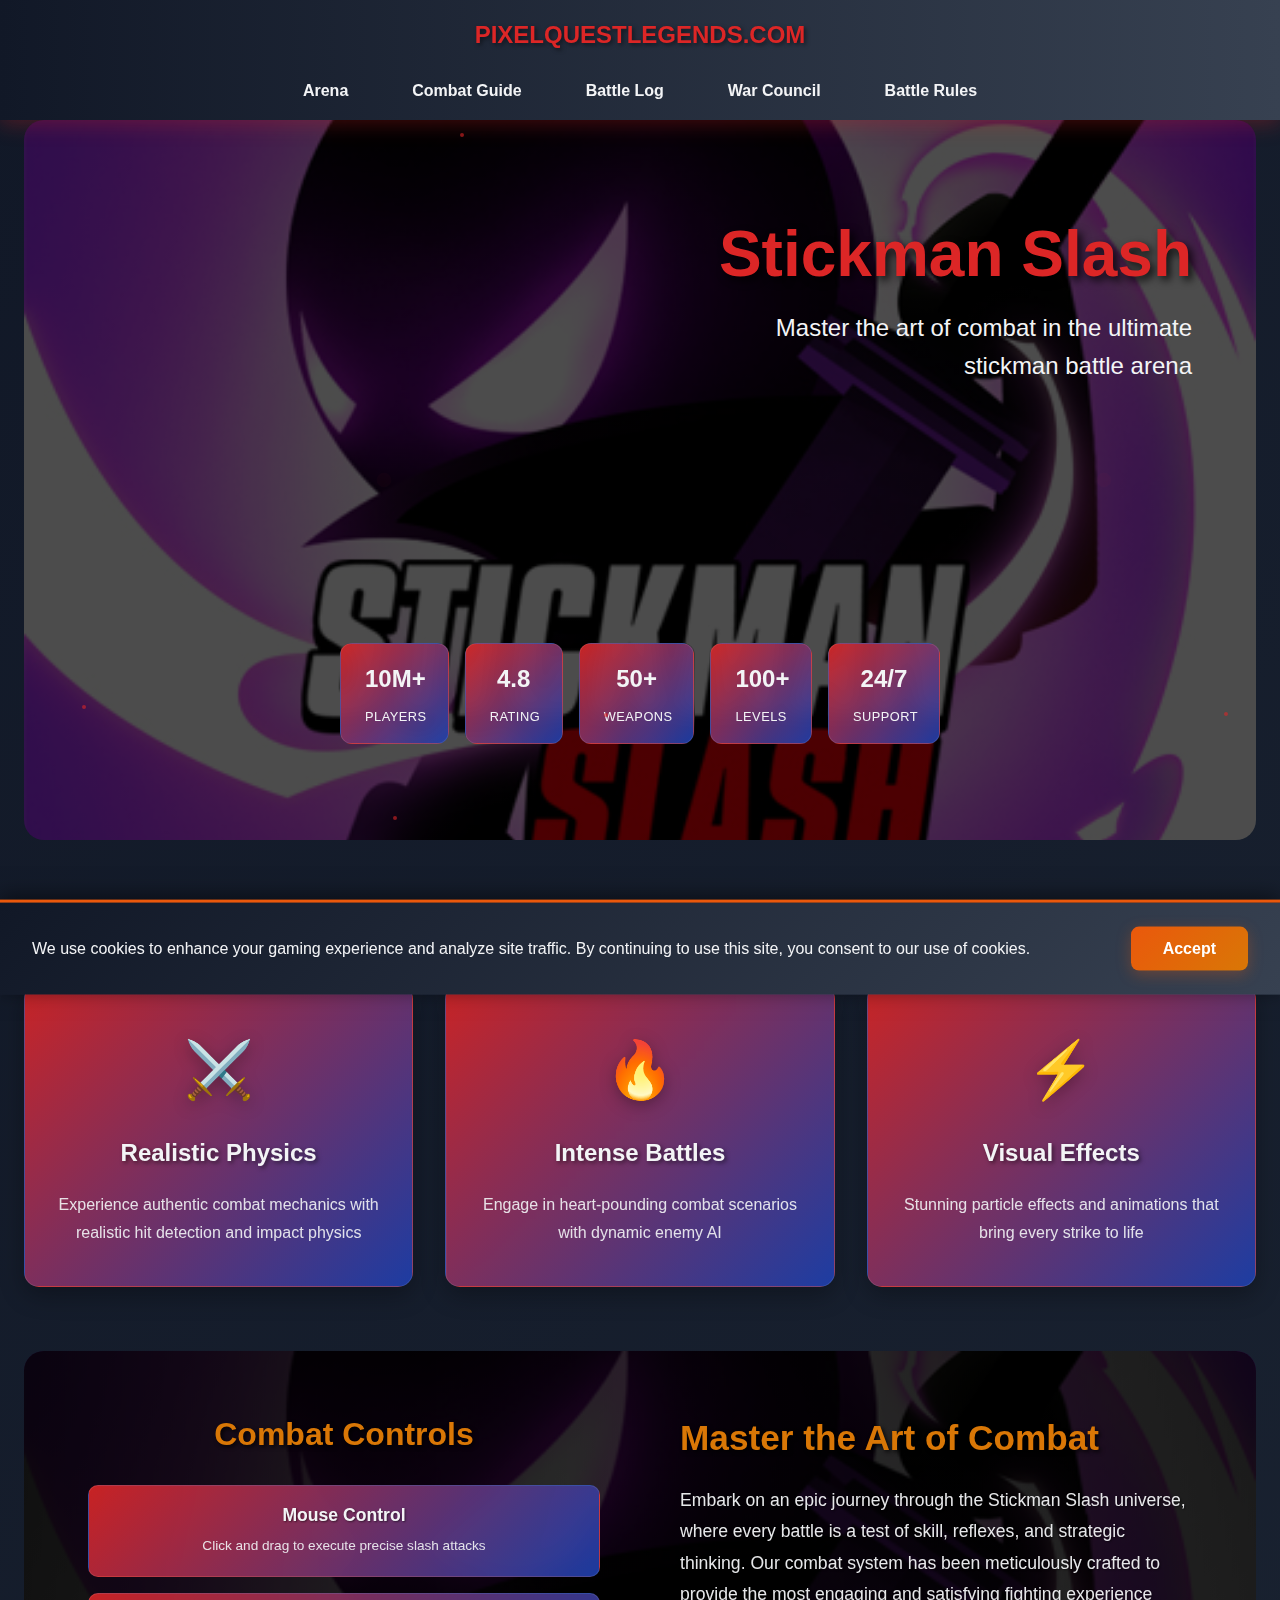
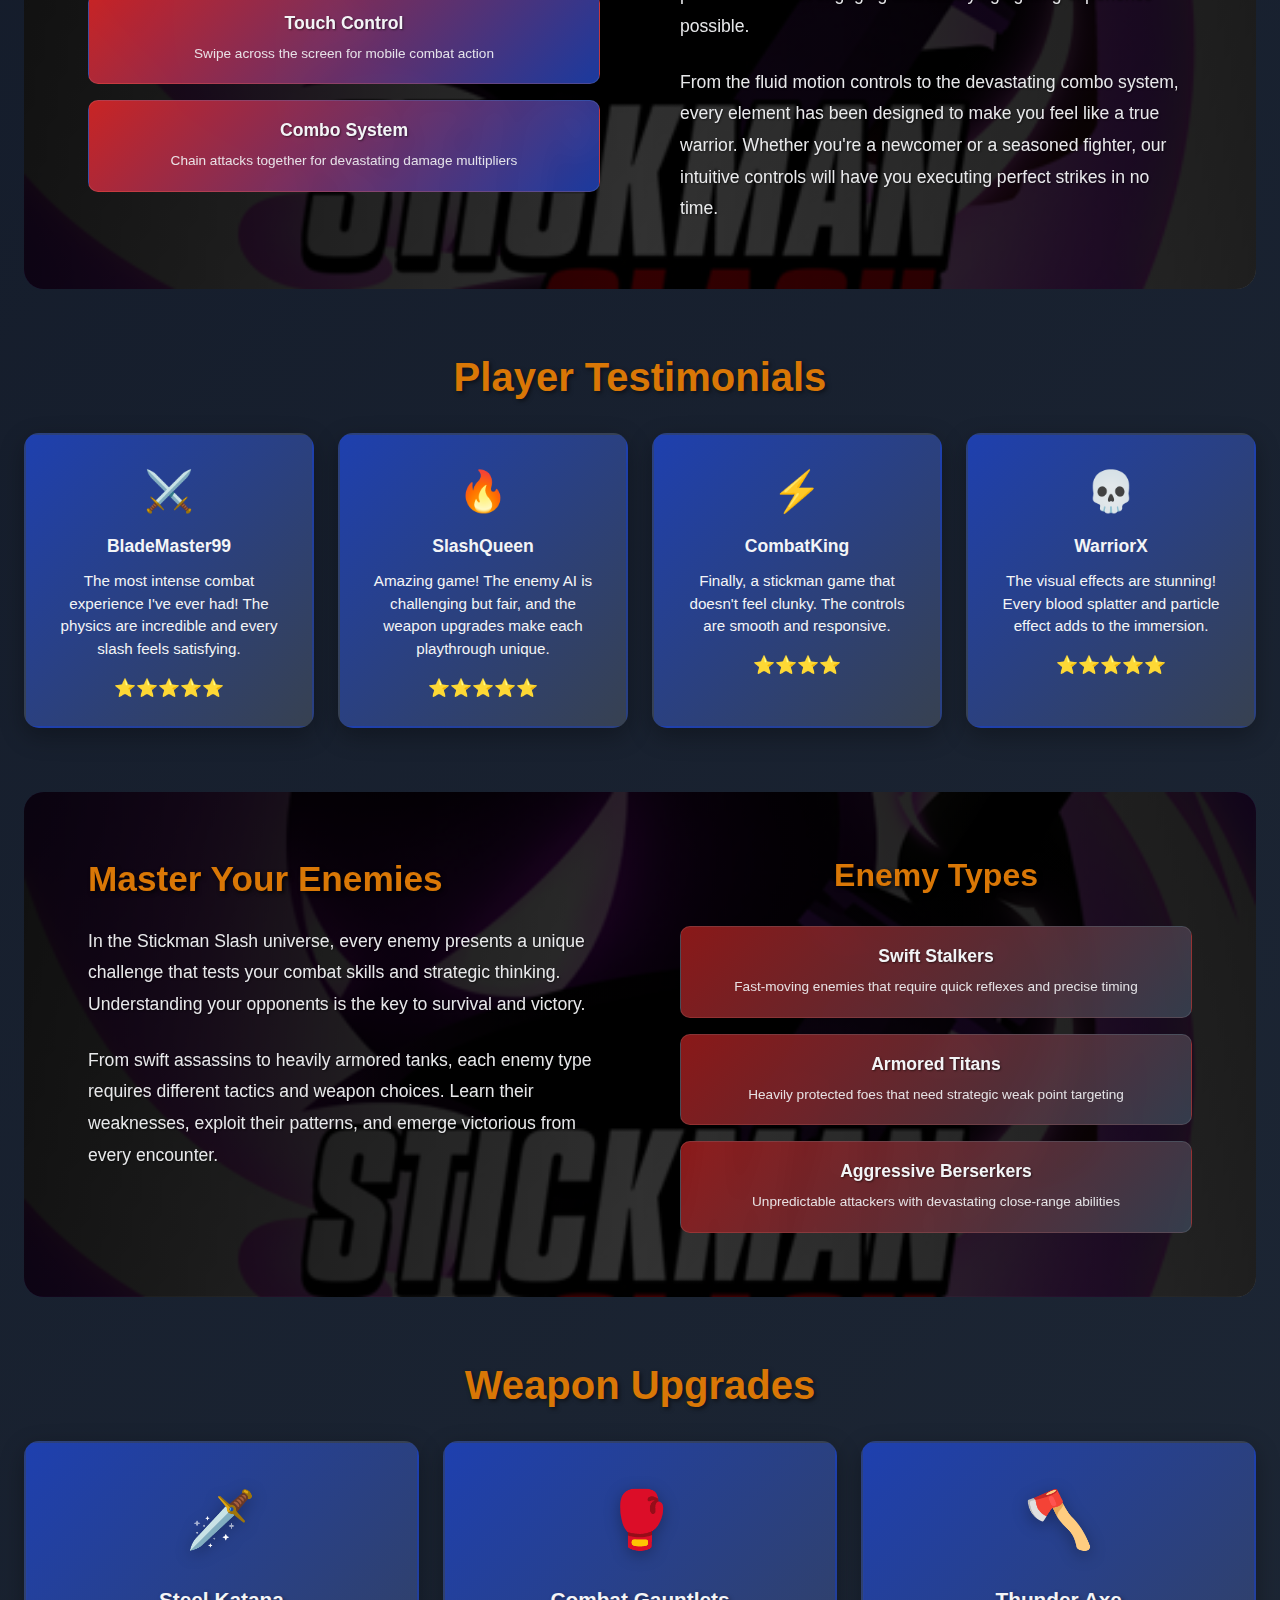
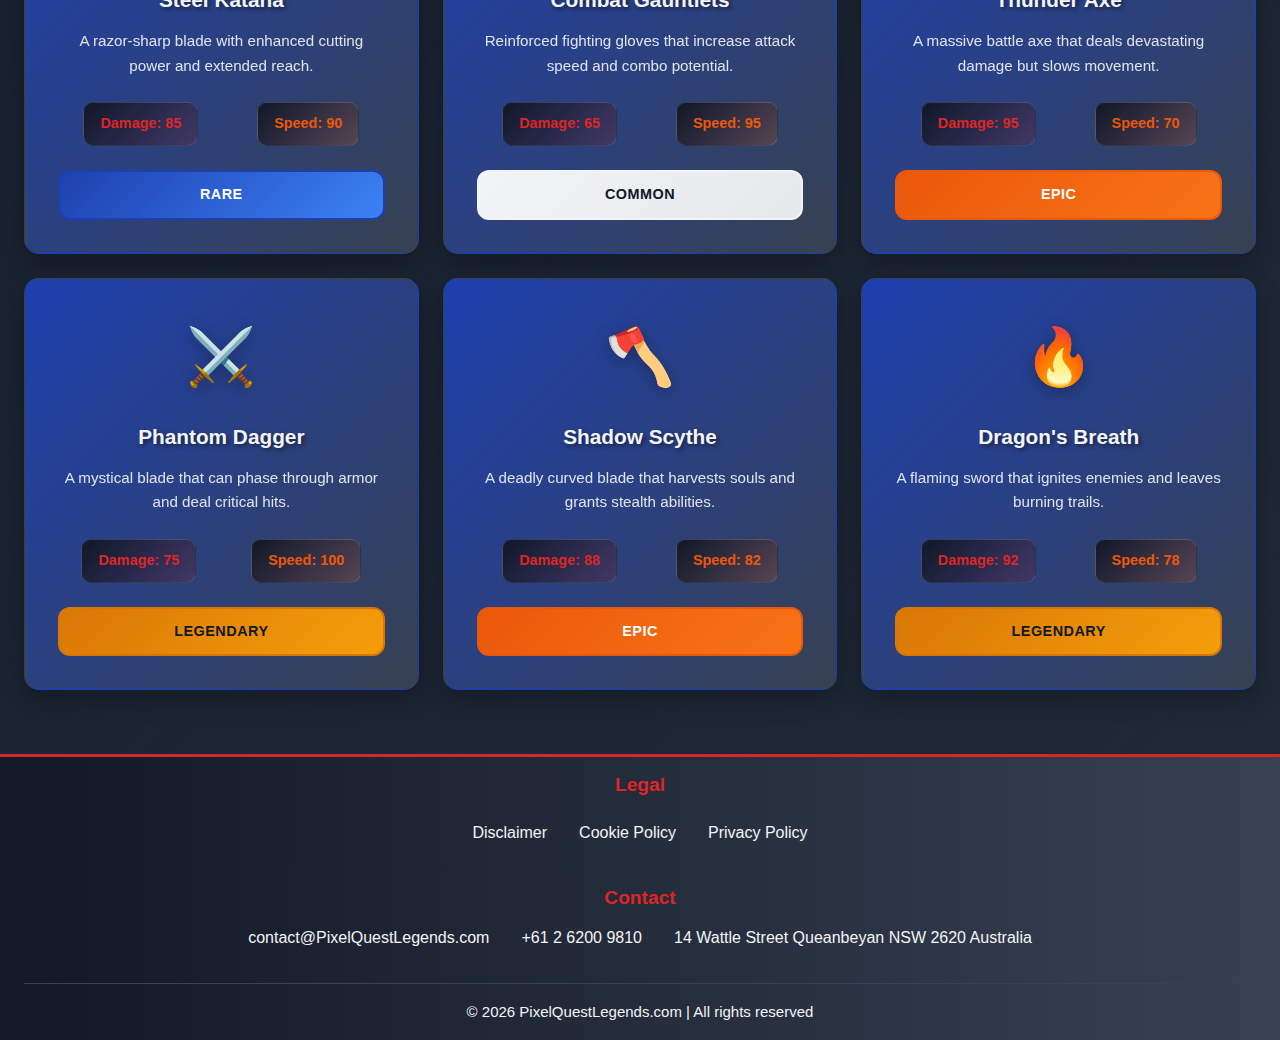
<file: index.html>
<!DOCTYPE html>
<html lang="en">
  <head>
    <meta charset="UTF-8" />
    <meta name="viewport" content="width=device-width, initial-scale=1.0" />
    <title>Stickman Slash - Epic Combat Action | PixelQuestLegends.com</title>
    <meta
      name="description"
      content="Master the art of combat in Stickman Slash - the ultimate stickman battle arena with realistic physics, intense battles, and stunning visual effects. Join 10M+ players worldwide!"
    />
    <meta
      name="keywords"
      content="Stickman Slash, combat game, battle arena, stickman fighting, action game, combat mechanics, fighting game, online battle, stickman combat, gaming"
    />
    <link rel="icon" href="images/favicon.ico" />
    <link rel="stylesheet" href="css/slash-styles.css" />
  </head>
  <body>
    <div id="header-container"></div>

    <main class="slash-main">
      <!-- Hero Section -->
      <section class="hero-arena">
        <div class="hero-content">
          <h1 class="game-title">Stickman Slash</h1>
          <p class="hero-slogan">
            Master the art of combat in the ultimate stickman battle arena
          </p>
        </div>

        <div class="hero-stats">
          <div class="stat-plate">
            <span class="stat-number">10M+</span>
            <span class="stat-label">Players</span>
          </div>
          <div class="stat-plate">
            <span class="stat-number">4.8</span>
            <span class="stat-label">Rating</span>
          </div>
          <div class="stat-plate">
            <span class="stat-number">50+</span>
            <span class="stat-label">Weapons</span>
          </div>
          <div class="stat-plate">
            <span class="stat-number">100+</span>
            <span class="stat-label">Levels</span>
          </div>
          <div class="stat-plate">
            <span class="stat-number">24/7</span>
            <span class="stat-label">Support</span>
          </div>
        </div>
      </section>

      <!-- Combat Features -->
      <section class="combat-features">
        <h2 class="section-title">Combat Features</h2>
        <div class="combat-features-grid">
          <div class="combat-feature-card">
            <div class="combat-feature-icon">⚔️</div>
            <h3 class="combat-feature-title">Realistic Physics</h3>
            <p class="combat-feature-description">
              Experience authentic combat mechanics with realistic hit detection
              and impact physics
            </p>
          </div>
          <div class="combat-feature-card">
            <div class="combat-feature-icon">🔥</div>
            <h3 class="combat-feature-title">Intense Battles</h3>
            <p class="combat-feature-description">
              Engage in heart-pounding combat scenarios with dynamic enemy AI
            </p>
          </div>
          <div class="combat-feature-card">
            <div class="combat-feature-icon">⚡</div>
            <h3 class="combat-feature-title">Visual Effects</h3>
            <p class="combat-feature-description">
              Stunning particle effects and animations that bring every strike
              to life
            </p>
          </div>
        </div>
      </section>

      <!-- Combat Guide -->
      <section class="combat-guide" id="combat-guide">
        <div class="combat-guide-container">
          <div class="combat-controls-section">
            <h3 class="combat-controls-title">Combat Controls</h3>
            <div class="combat-controls-grid">
              <div class="combat-control-card">
                <h4 class="combat-control-name">Mouse Control</h4>
                <p class="combat-control-description">
                  Click and drag to execute precise slash attacks
                </p>
              </div>
              <div class="combat-control-card">
                <h4 class="combat-control-name">Touch Control</h4>
                <p class="combat-control-description">
                  Swipe across the screen for mobile combat action
                </p>
              </div>
              <div class="combat-control-card">
                <h4 class="combat-control-name">Combo System</h4>
                <p class="combat-control-description">
                  Chain attacks together for devastating damage multipliers
                </p>
              </div>
            </div>
          </div>

          <div class="combat-guide-text">
            <h3 class="combat-guide-title">Master the Art of Combat</h3>
            <p class="combat-guide-paragraph">
              Embark on an epic journey through the Stickman Slash universe,
              where every battle is a test of skill, reflexes, and strategic
              thinking. Our combat system has been meticulously crafted to
              provide the most engaging and satisfying fighting experience
              possible.
            </p>
            <p class="combat-guide-paragraph">
              From the fluid motion controls to the devastating combo system,
              every element has been designed to make you feel like a true
              warrior. Whether you're a newcomer or a seasoned fighter, our
              intuitive controls will have you executing perfect strikes in no
              time.
            </p>
          </div>
        </div>
      </section>

      <!-- Player Testimonials -->
      <section class="player-testimonials">
        <h2 class="section-title">Player Testimonials</h2>
        <div class="testimonials-showcase" id="testimonials">
          <!-- Content loaded from JSON -->
        </div>
      </section>

      <!-- Enemy Types -->
      <section class="enemy-types" id="enemy-types">
        <div class="enemy-types-container">
          <div class="enemy-types-text">
            <h3 class="enemy-types-title">Master Your Enemies</h3>
            <p class="enemy-types-paragraph">
              In the Stickman Slash universe, every enemy presents a unique
              challenge that tests your combat skills and strategic thinking.
              Understanding your opponents is the key to survival and victory.
            </p>
            <p class="enemy-types-paragraph">
              From swift assassins to heavily armored tanks, each enemy type
              requires different tactics and weapon choices. Learn their
              weaknesses, exploit their patterns, and emerge victorious from
              every encounter.
            </p>
          </div>

          <div class="enemy-types-section">
            <h3 class="enemy-types-subtitle">Enemy Types</h3>
            <div class="enemy-types-grid">
              <div class="enemy-type-card">
                <h4 class="enemy-type-name">Swift Stalkers</h4>
                <p class="enemy-type-description">
                  Fast-moving enemies that require quick reflexes and precise
                  timing
                </p>
              </div>
              <div class="enemy-type-card">
                <h4 class="enemy-type-name">Armored Titans</h4>
                <p class="enemy-type-description">
                  Heavily protected foes that need strategic weak point
                  targeting
                </p>
              </div>
              <div class="enemy-type-card">
                <h4 class="enemy-type-name">Aggressive Berserkers</h4>
                <p class="enemy-type-description">
                  Unpredictable attackers with devastating close-range abilities
                </p>
              </div>
            </div>
          </div>
        </div>
      </section>

      <!-- Weapon Upgrades -->
      <section class="weapon-upgrades">
        <h2 class="section-title">Weapon Upgrades</h2>
        <div class="weapons-showcase" id="weapons">
          <!-- Content loaded from JSON -->
        </div>
      </section>
    </main>

    <div id="footer-container"></div>

    <!-- Cookie Consent Bar -->
    <div id="cookie-consent-bar" class="cookie-consent-bar">
      <div class="cookie-banner-content">
        <p class="cookie-banner-text">
          We use cookies to enhance your gaming experience and analyze site
          traffic. By continuing to use this site, you consent to our use of
          cookies.
        </p>
        <button id="accept-cookies" class="accept-cookies-btn">Accept</button>
      </div>
    </div>

    <script src="js/slash-main.js"></script>
  </body>
</html>
</file>
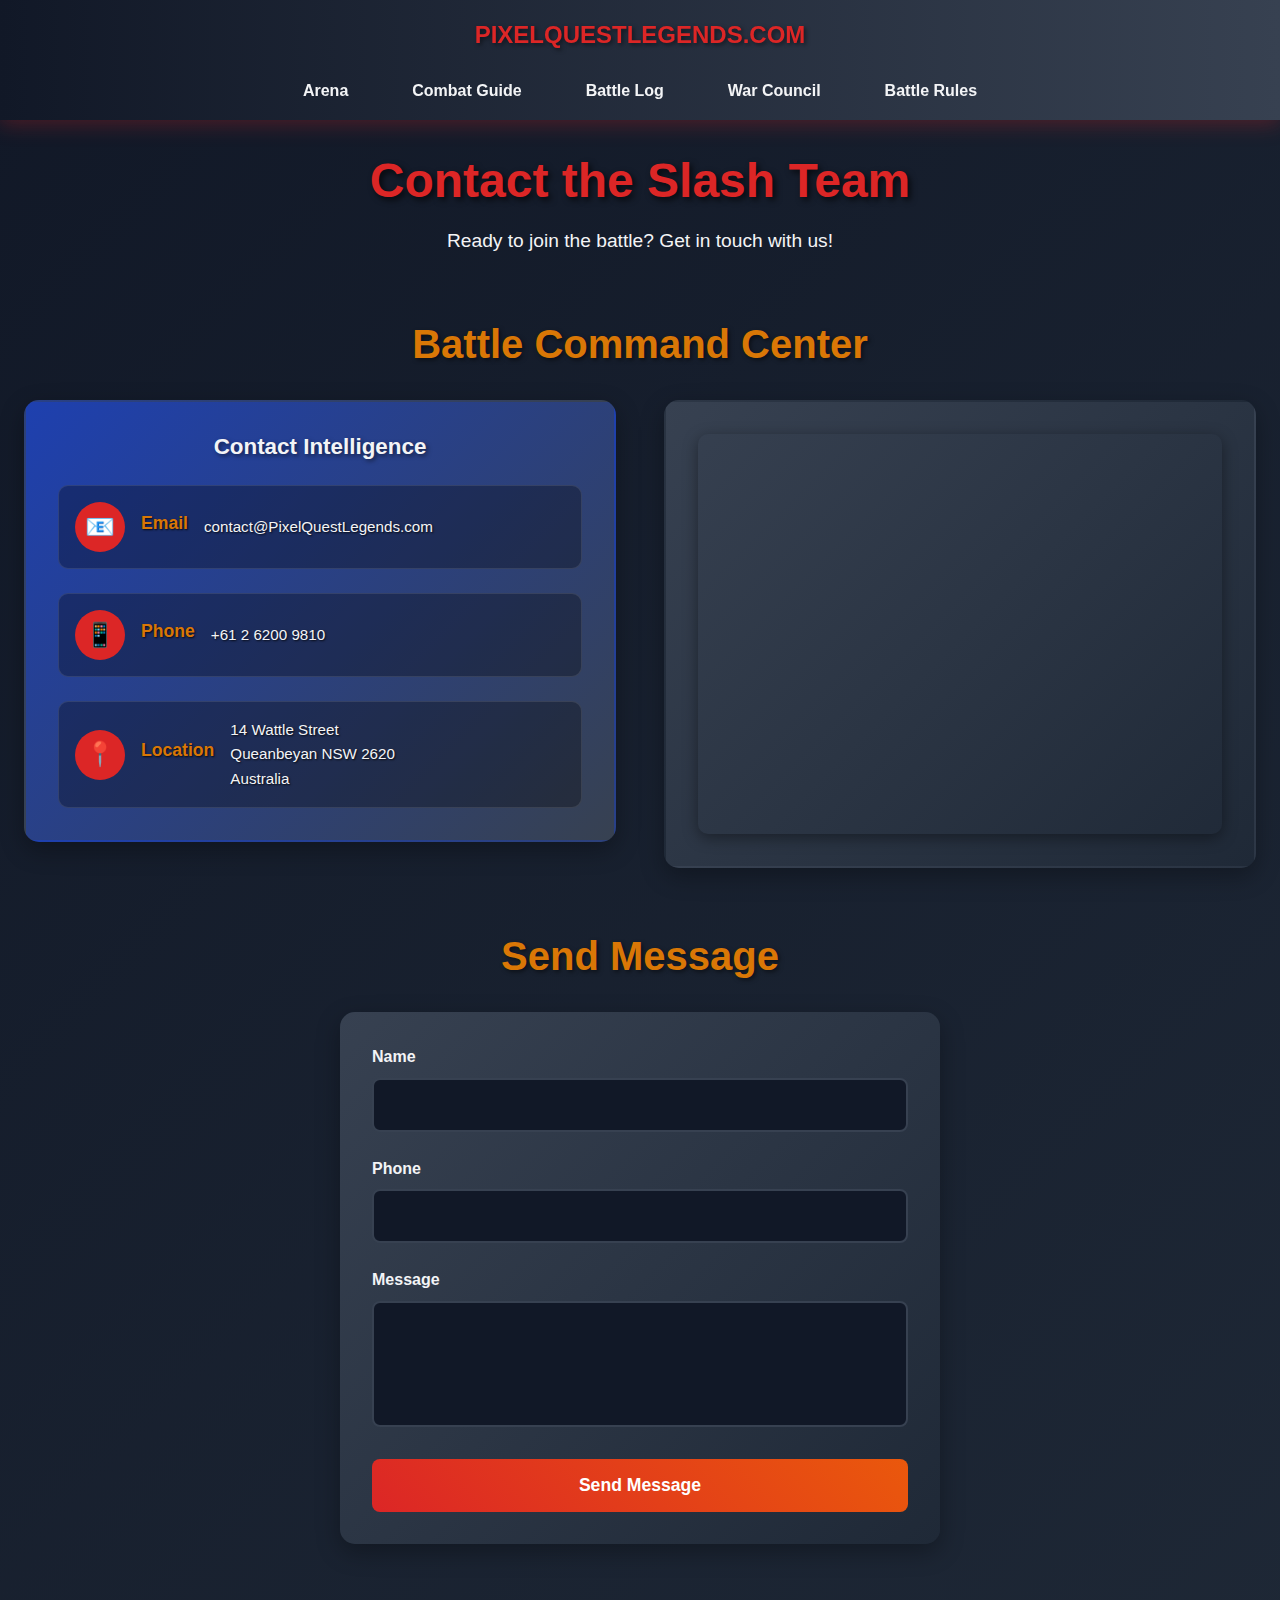
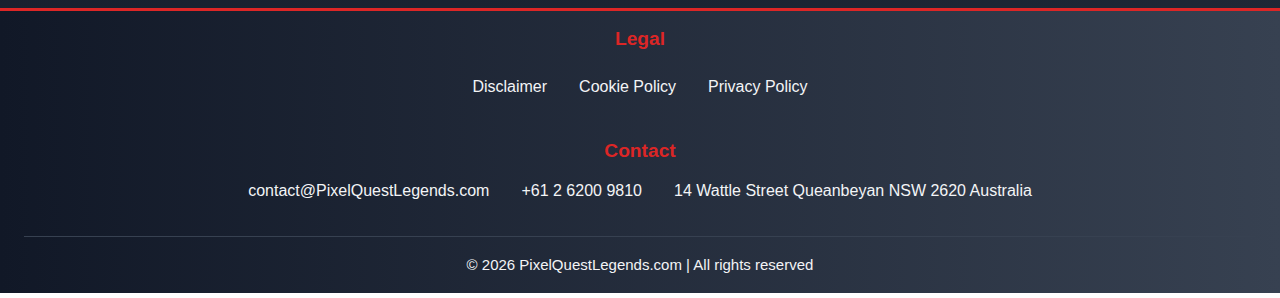
<file: contact-slash.html>
<!DOCTYPE html>
<html lang="en">
  <head>
    <meta charset="UTF-8" />
    <meta name="viewport" content="width=device-width, initial-scale=1.0" />
    <title>Contact - Stickman Slash | PixelQuestLegends.com</title>
    <meta
      name="description"
      content="Get in touch with the Stickman Slash team. Contact us for support, feedback, or business inquiries. Ready to join the battle? Reach out to us today!"
    />
    <meta
      name="keywords"
      content="contact Stickman Slash, support, feedback, business inquiry, customer service, help, contact form, stickman slash contact"
    />
    <link rel="icon" href="images/favicon.ico" />
    <link rel="stylesheet" href="css/slash-styles.css" />
  </head>
  <body>
    <div id="header-container"></div>

    <main class="slash-main">
      <section class="contact-hero">
        <h1 class="page-title">Contact the Slash Team</h1>
        <p class="page-subtitle">
          Ready to join the battle? Get in touch with us!
        </p>
      </section>

      <section class="battle-command-center">
        <h2 class="section-title">Battle Command Center</h2>
        <div class="command-center-container">
          <div class="battle-intel-section">
            <h3 class="intel-title">Contact Intelligence</h3>
            <div class="intel-details">
              <div class="intel-item">
                <div class="intel-icon">📧</div>
                <h4>Email</h4>
                <p id="contact-email">contact@PixelQuestLegends.com</p>
              </div>
              <div class="intel-item">
                <div class="intel-icon">📱</div>
                <h4>Phone</h4>
                <p id="contact-phone">+61 2 6200 9810</p>
              </div>
              <div class="intel-item">
                <div class="intel-icon">📍</div>
                <h4>Location</h4>
                <p id="contact-location">
                  14 Wattle Street<br />Queanbeyan NSW 2620<br />Australia
                </p>
              </div>
            </div>
          </div>

          <div class="battle-map-section">
            <div class="battle-map-container">
              <iframe
                src="https://maps.google.com/maps?q=14%20Wattle%20Street%20Queanbeyan%20NSW%202620%20Australia&hl=en&z=14&output=embed"
                width="100%"
                height="400"
                style="border: 0"
                allowfullscreen=""
                loading="lazy"
                referrerpolicy="no-referrer-when-downgrade"
              >
              </iframe>
            </div>
          </div>
        </div>
      </section>

      <section class="contact-form">
        <h2 class="section-title">Send Message</h2>
        <form class="feedback-form" id="contactForm" novalidate>
          <div class="form-group">
            <label for="name">Name</label>
            <input
              type="text"
              id="name"
              name="name"
              autocomplete="name"
              required
            />
            <span class="error-message" id="name-error"></span>
          </div>
          <div class="form-group">
            <label for="phone">Phone</label>
            <input
              type="tel"
              id="phone"
              name="phone"
              autocomplete="tel"
              required
            />
            <span class="error-message" id="phone-error"></span>
          </div>
          <div class="form-group">
            <label for="message">Message</label>
            <textarea
              id="message"
              name="message"
              rows="5"
              autocomplete="off"
              style="resize: none"
              required
            ></textarea>
            <span class="error-message" id="message-error"></span>
          </div>
          <button type="submit" class="submit-button">Send Message</button>
        </form>
      </section>
    </main>

    <div id="footer-container"></div>

    <script src="js/contact-slash.js"></script>
  </body>
</html>
</file>
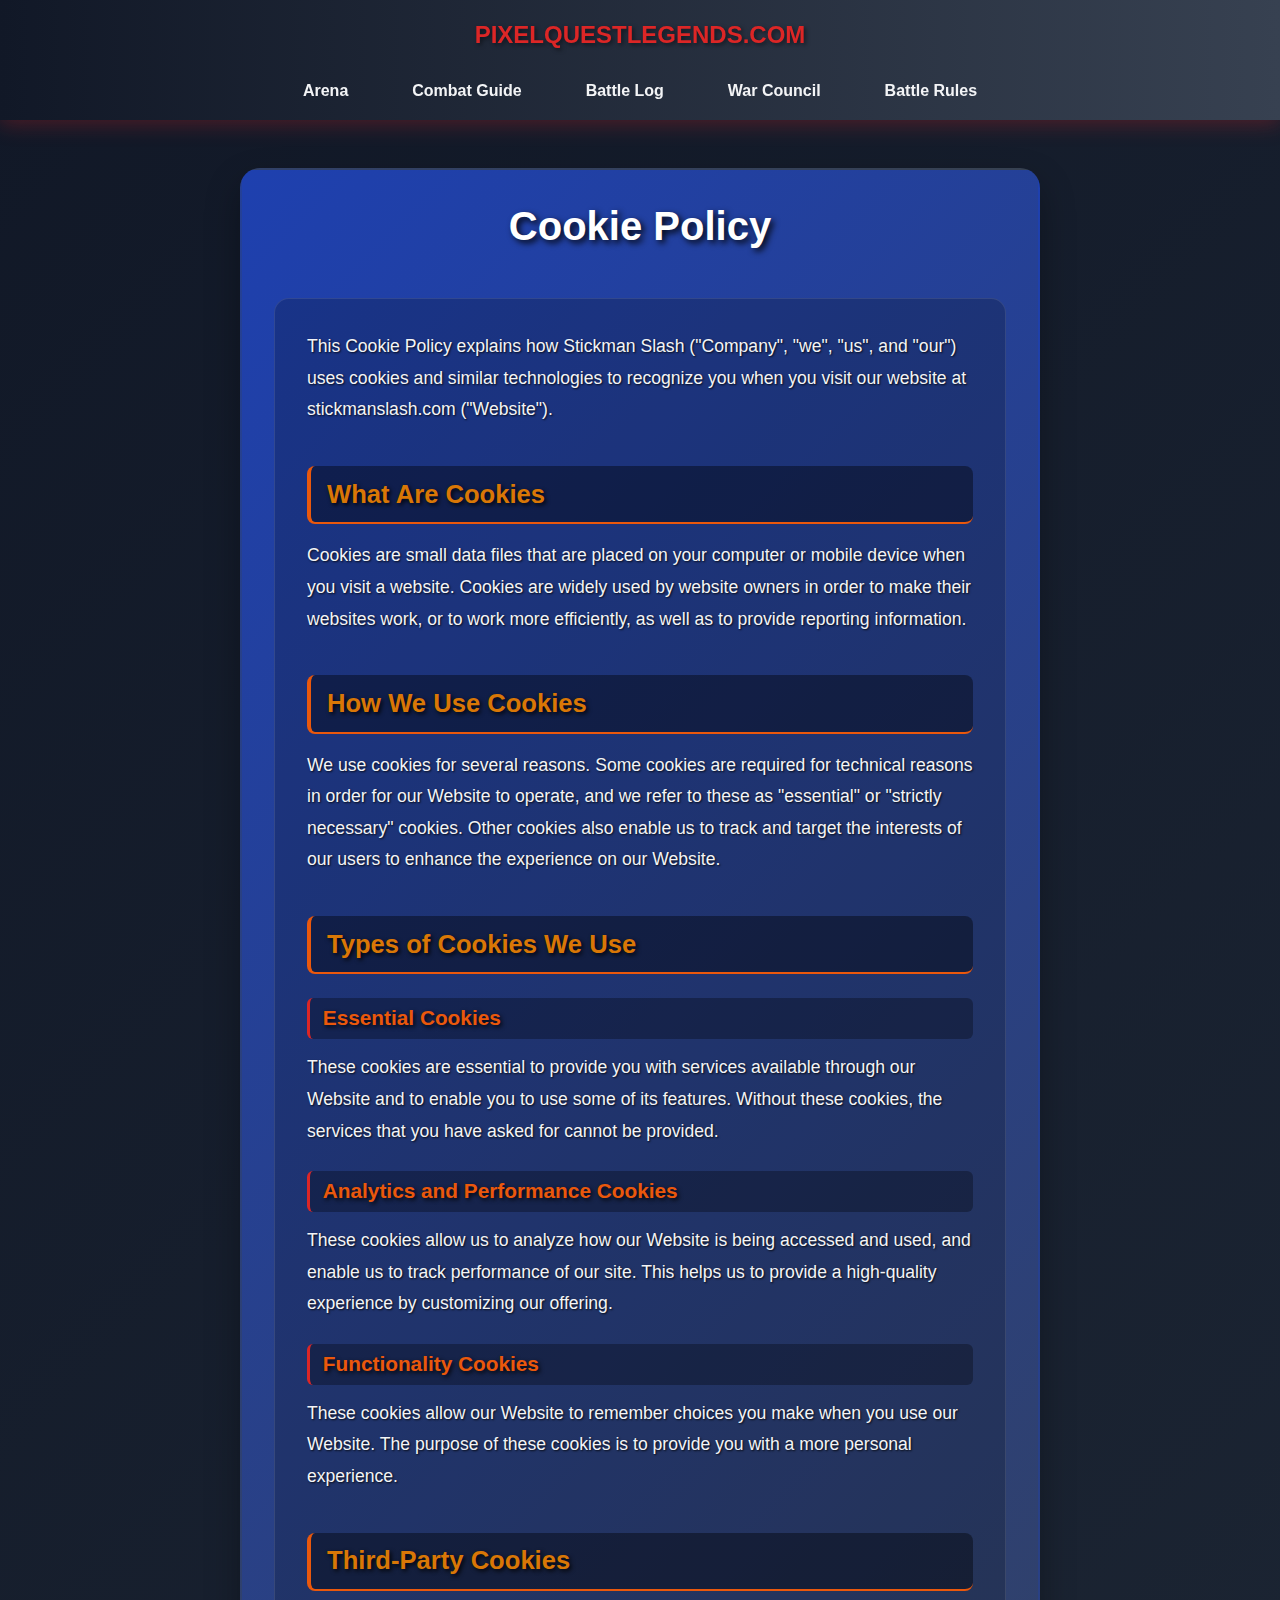
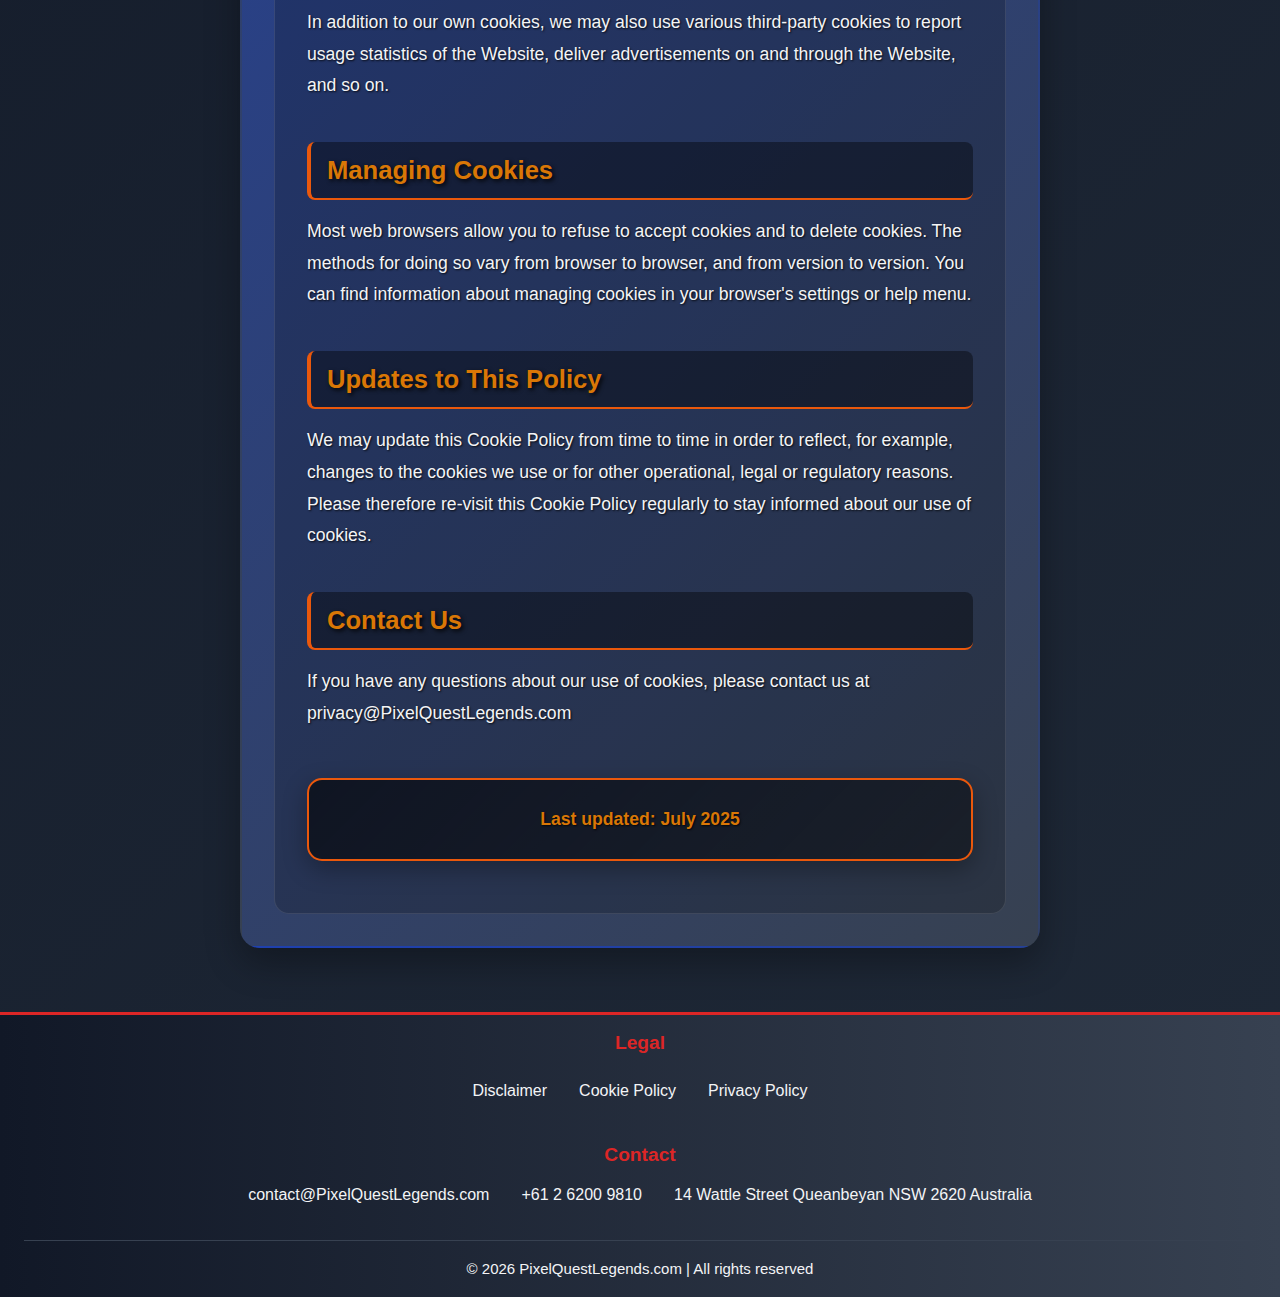
<file: slash-cookies.html>
<!DOCTYPE html>
<html lang="en">
  <head>
    <meta charset="UTF-8" />
    <meta name="viewport" content="width=device-width, initial-scale=1.0" />
    <title>Cookie Policy - Stickman Slash | PixelQuestLegends.com</title>
    <meta
      name="description"
      content="Learn about our Cookie Policy and how Stickman Slash uses cookies to enhance your gaming experience. Understand cookie types, management, and your privacy options."
    />
    <meta
      name="keywords"
      content="cookie policy, cookies, web cookies, cookie management, privacy settings, browser cookies, stickman slash cookies, data tracking"
    />
    <link rel="icon" href="images/favicon.ico" />
    <link rel="stylesheet" href="css/slash-styles.css" />
    <link rel="stylesheet" href="css/policy-styles.css" />
  </head>
  <body>
    <div id="header-container"></div>

    <main class="slash-main">
      <section class="cookie-content">
        <h1 class="page-title">Cookie Policy</h1>
        <div class="cookie-text">
          <p>
            This Cookie Policy explains how Stickman Slash ("Company", "we",
            "us", and "our") uses cookies and similar technologies to recognize
            you when you visit our website at stickmanslash.com ("Website").
          </p>

          <h2>What Are Cookies</h2>
          <p>
            Cookies are small data files that are placed on your computer or
            mobile device when you visit a website. Cookies are widely used by
            website owners in order to make their websites work, or to work more
            efficiently, as well as to provide reporting information.
          </p>

          <h2>How We Use Cookies</h2>
          <p>
            We use cookies for several reasons. Some cookies are required for
            technical reasons in order for our Website to operate, and we refer
            to these as "essential" or "strictly necessary" cookies. Other
            cookies also enable us to track and target the interests of our
            users to enhance the experience on our Website.
          </p>

          <h2>Types of Cookies We Use</h2>
          <h3>Essential Cookies</h3>
          <p>
            These cookies are essential to provide you with services available
            through our Website and to enable you to use some of its features.
            Without these cookies, the services that you have asked for cannot
            be provided.
          </p>

          <h3>Analytics and Performance Cookies</h3>
          <p>
            These cookies allow us to analyze how our Website is being accessed
            and used, and enable us to track performance of our site. This helps
            us to provide a high-quality experience by customizing our offering.
          </p>

          <h3>Functionality Cookies</h3>
          <p>
            These cookies allow our Website to remember choices you make when
            you use our Website. The purpose of these cookies is to provide you
            with a more personal experience.
          </p>

          <h2>Third-Party Cookies</h2>
          <p>
            In addition to our own cookies, we may also use various third-party
            cookies to report usage statistics of the Website, deliver
            advertisements on and through the Website, and so on.
          </p>

          <h2>Managing Cookies</h2>
          <p>
            Most web browsers allow you to refuse to accept cookies and to
            delete cookies. The methods for doing so vary from browser to
            browser, and from version to version. You can find information about
            managing cookies in your browser's settings or help menu.
          </p>

          <h2>Updates to This Policy</h2>
          <p>
            We may update this Cookie Policy from time to time in order to
            reflect, for example, changes to the cookies we use or for other
            operational, legal or regulatory reasons. Please therefore re-visit
            this Cookie Policy regularly to stay informed about our use of
            cookies.
          </p>

          <h2>Contact Us</h2>
          <p>
            If you have any questions about our use of cookies, please contact
            us at privacy@PixelQuestLegends.com
          </p>

          <p class="cookie-date">Last updated: July 2025</p>
        </div>
      </section>
    </main>

    <div id="footer-container"></div>

    <script src="js/slash-cookies.js"></script>
  </body>
</html>
</file>
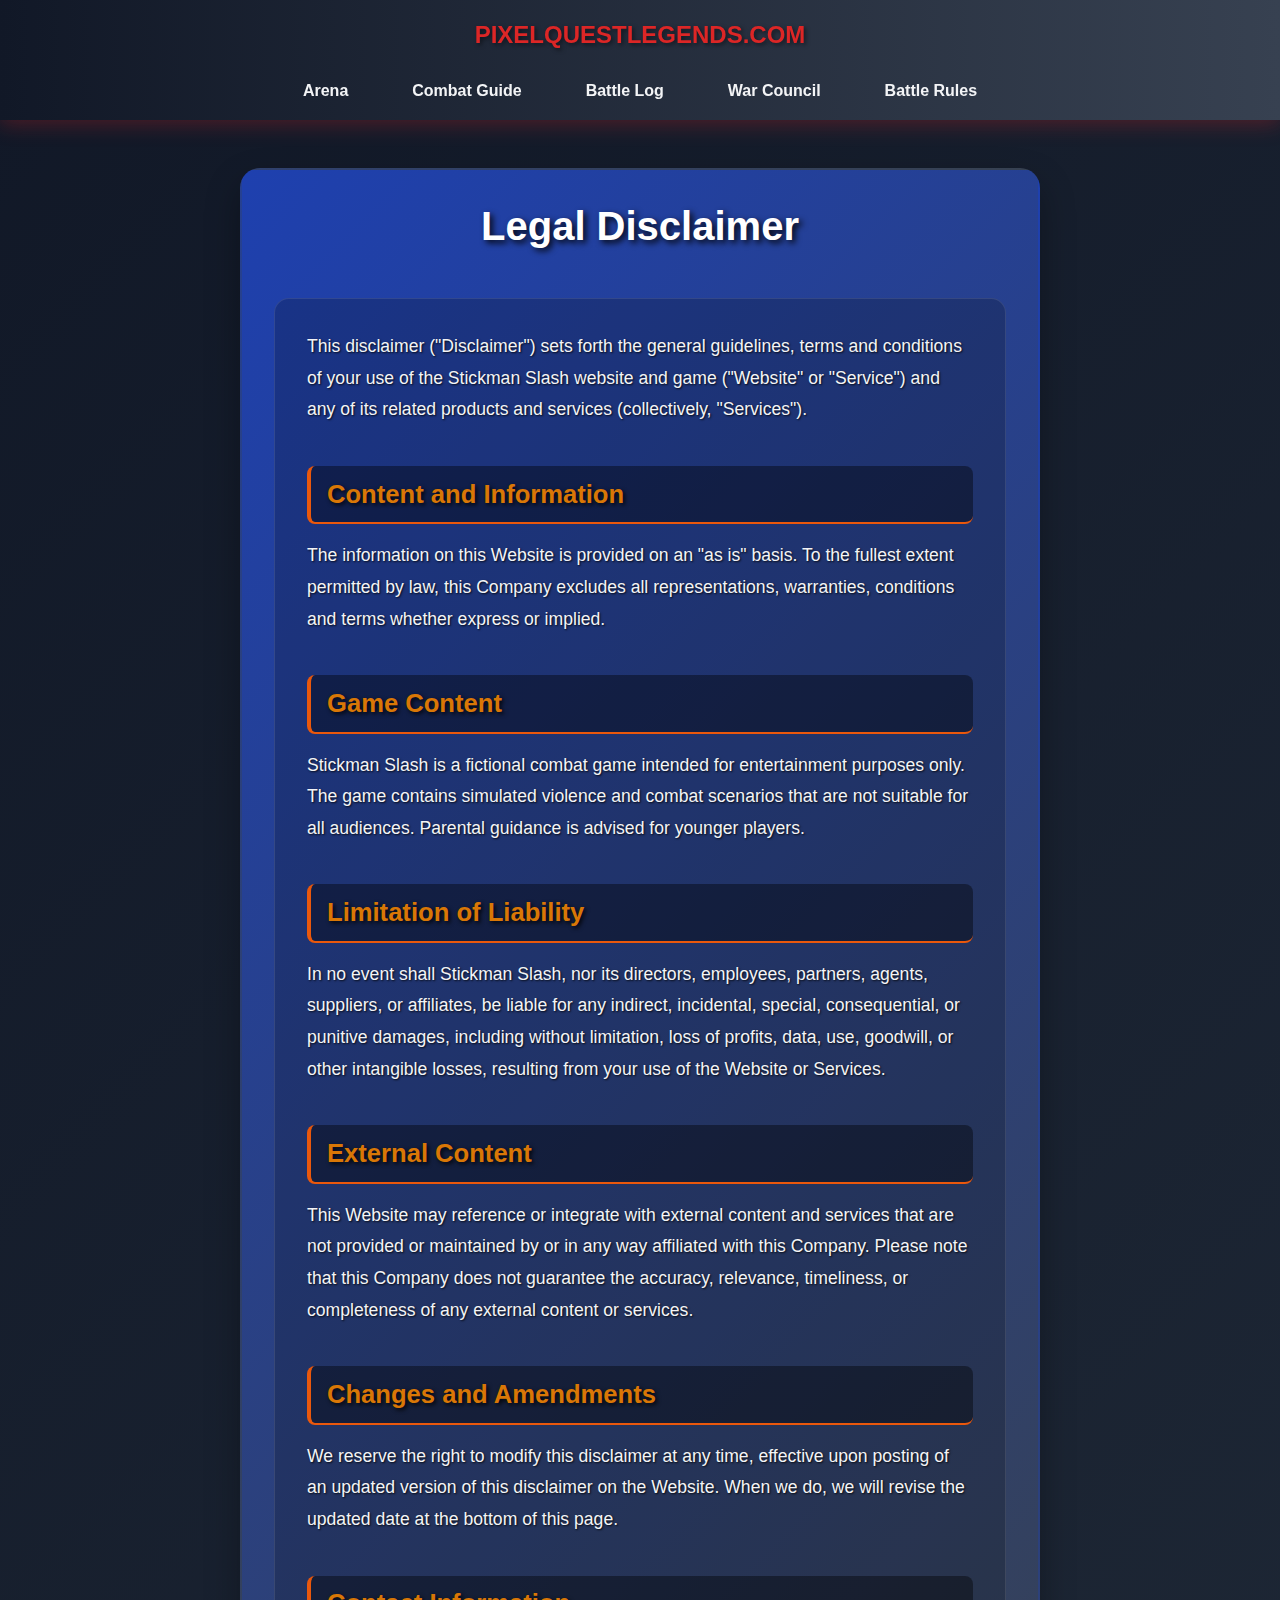
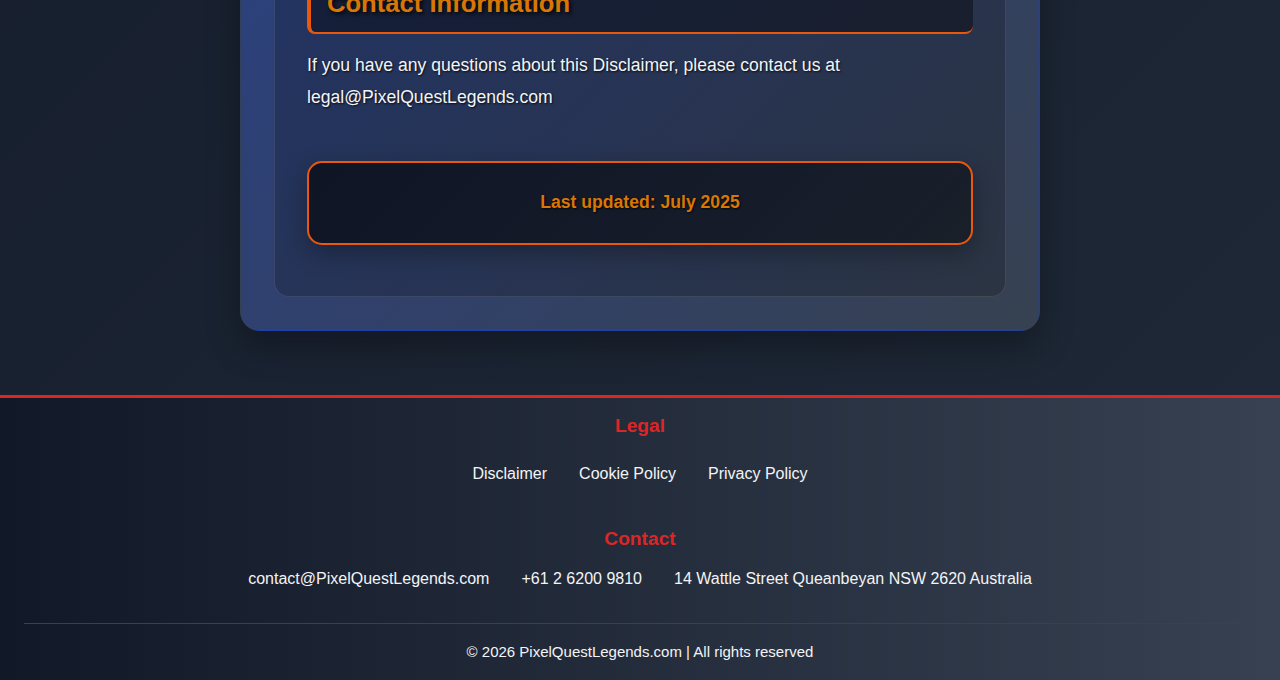
<file: slash-disclaimer.html>
<!DOCTYPE html>
<html lang="en">
  <head>
    <meta charset="UTF-8" />
    <meta name="viewport" content="width=device-width, initial-scale=1.0" />
    <title>Disclaimer - Stickman Slash | PixelQuestLegends.com</title>
    <meta
      name="description"
      content="Read our Legal Disclaimer for Stickman Slash. Understand the terms, conditions, and limitations of using our website and gaming services. Important legal information for users."
    />
    <meta
      name="keywords"
      content="legal disclaimer, terms and conditions, legal information, liability disclaimer, stickman slash disclaimer, legal terms, user agreement"
    />
    <link rel="icon" href="images/favicon.ico" />
    <link rel="stylesheet" href="css/slash-styles.css" />
    <link rel="stylesheet" href="css/policy-styles.css" />
  </head>
  <body>
    <div id="header-container"></div>

    <main class="slash-main">
      <section class="disclaimer-content">
        <h1 class="page-title">Legal Disclaimer</h1>
        <div class="disclaimer-text">
          <p>
            This disclaimer ("Disclaimer") sets forth the general guidelines,
            terms and conditions of your use of the Stickman Slash website and
            game ("Website" or "Service") and any of its related products and
            services (collectively, "Services").
          </p>

          <h2>Content and Information</h2>
          <p>
            The information on this Website is provided on an "as is" basis. To
            the fullest extent permitted by law, this Company excludes all
            representations, warranties, conditions and terms whether express or
            implied.
          </p>

          <h2>Game Content</h2>
          <p>
            Stickman Slash is a fictional combat game intended for entertainment
            purposes only. The game contains simulated violence and combat
            scenarios that are not suitable for all audiences. Parental guidance
            is advised for younger players.
          </p>

          <h2>Limitation of Liability</h2>
          <p>
            In no event shall Stickman Slash, nor its directors, employees,
            partners, agents, suppliers, or affiliates, be liable for any
            indirect, incidental, special, consequential, or punitive damages,
            including without limitation, loss of profits, data, use, goodwill,
            or other intangible losses, resulting from your use of the Website
            or Services.
          </p>

          <h2>External Content</h2>
          <p>
            This Website may reference or integrate with external content and
            services that are not provided or maintained by or in any way
            affiliated with this Company. Please note that this Company does not
            guarantee the accuracy, relevance, timeliness, or completeness of
            any external content or services.
          </p>

          <h2>Changes and Amendments</h2>
          <p>
            We reserve the right to modify this disclaimer at any time,
            effective upon posting of an updated version of this disclaimer on
            the Website. When we do, we will revise the updated date at the
            bottom of this page.
          </p>

          <h2>Contact Information</h2>
          <p>
            If you have any questions about this Disclaimer, please contact us
            at legal@PixelQuestLegends.com
          </p>

          <p class="disclaimer-date">Last updated: July 2025</p>
        </div>
      </section>
    </main>

    <div id="footer-container"></div>

    <script src="js/slash-disclaimer.js"></script>
  </body>
</html>
</file>
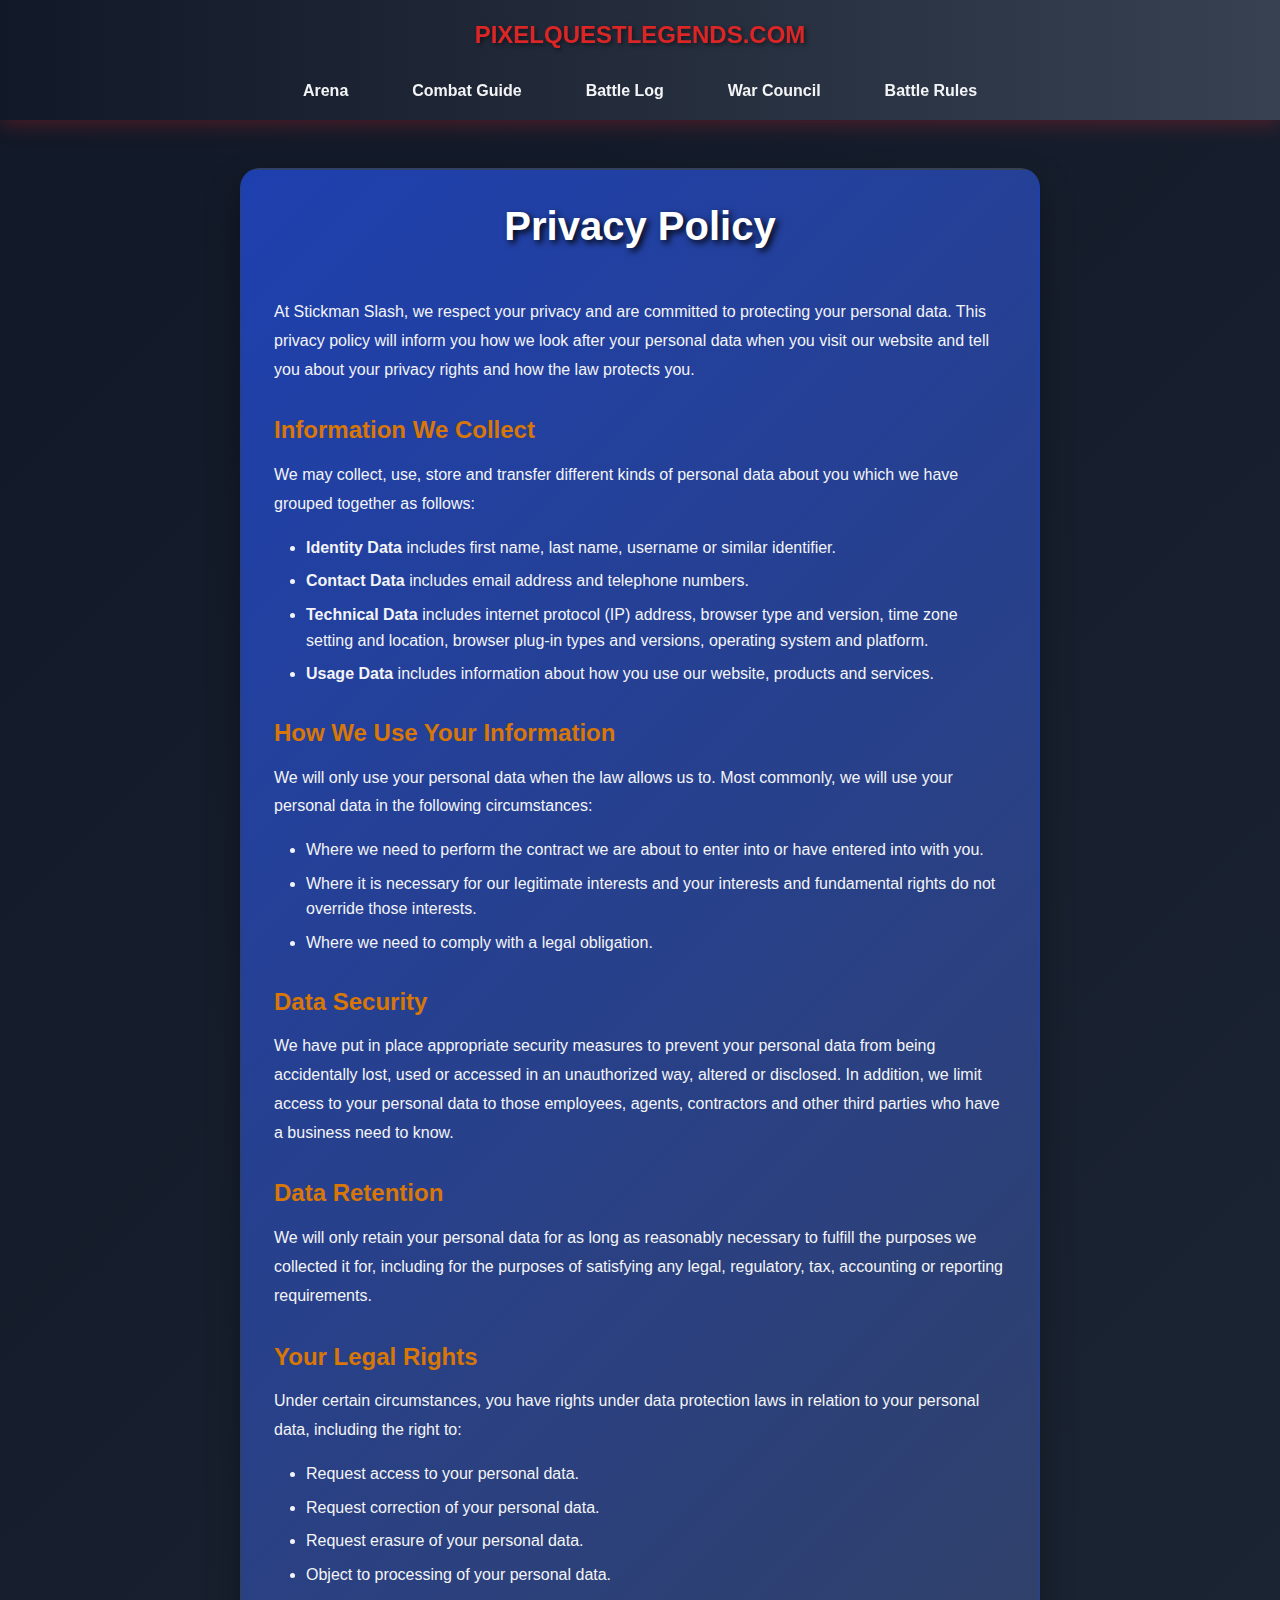
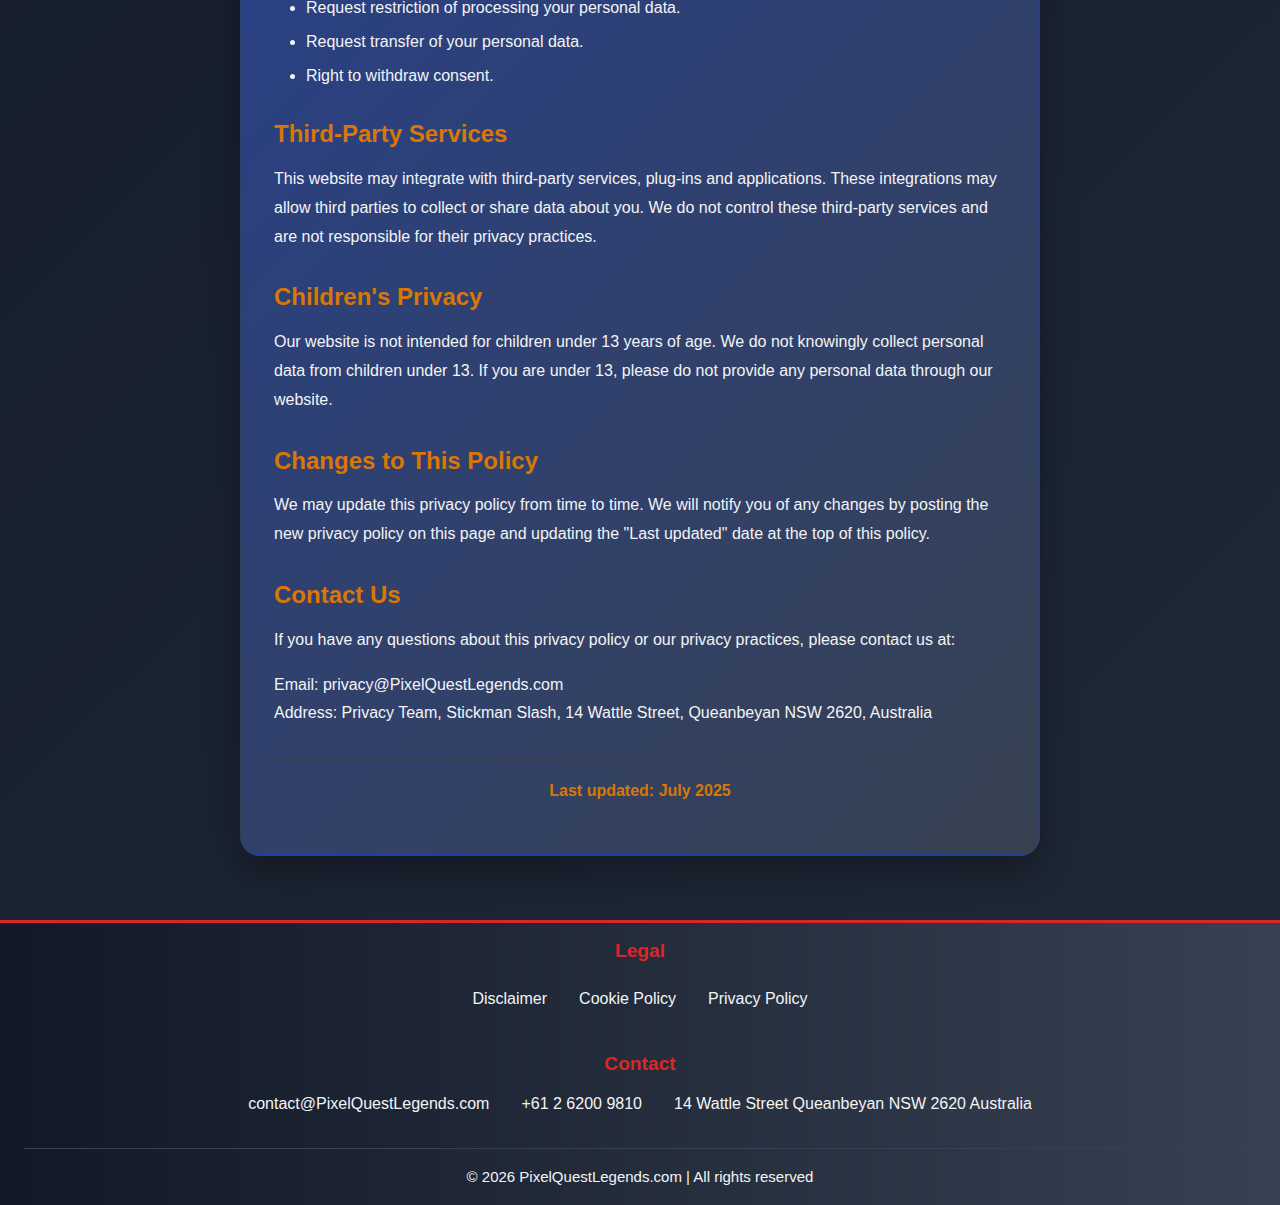
<file: slash-privacy.html>
<!DOCTYPE html>
<html lang="en">
  <head>
    <meta charset="UTF-8" />
    <meta name="viewport" content="width=device-width, initial-scale=1.0" />
    <title>Privacy Policy - Stickman Slash | PixelQuestLegends.com</title>
    <meta
      name="description"
      content="Read our comprehensive Privacy Policy to understand how Stickman Slash collects, uses, and protects your personal data. Learn about your privacy rights and data protection measures."
    />
    <meta
      name="keywords"
      content="privacy policy, data protection, personal data, privacy rights, data security, cookie policy, user privacy, stickman slash privacy"
    />
    <link rel="icon" href="images/favicon.ico" />
    <link rel="stylesheet" href="css/slash-styles.css" />
    <link rel="stylesheet" href="css/policy-styles.css" />
  </head>
  <body>
    <div id="header-container"></div>

    <main class="slash-main">
      <section class="policy-content">
        <h1 class="page-title">Privacy Policy</h1>
        <div class="privacy-text">
          <p>
            At Stickman Slash, we respect your privacy and are committed to
            protecting your personal data. This privacy policy will inform you
            how we look after your personal data when you visit our website and
            tell you about your privacy rights and how the law protects you.
          </p>

          <h2>Information We Collect</h2>
          <p>
            We may collect, use, store and transfer different kinds of personal
            data about you which we have grouped together as follows:
          </p>
          <ul>
            <li>
              <strong>Identity Data</strong> includes first name, last name,
              username or similar identifier.
            </li>
            <li>
              <strong>Contact Data</strong> includes email address and telephone
              numbers.
            </li>
            <li>
              <strong>Technical Data</strong> includes internet protocol (IP)
              address, browser type and version, time zone setting and location,
              browser plug-in types and versions, operating system and platform.
            </li>
            <li>
              <strong>Usage Data</strong> includes information about how you use
              our website, products and services.
            </li>
          </ul>

          <h2>How We Use Your Information</h2>
          <p>
            We will only use your personal data when the law allows us to. Most
            commonly, we will use your personal data in the following
            circumstances:
          </p>
          <ul>
            <li>
              Where we need to perform the contract we are about to enter into
              or have entered into with you.
            </li>
            <li>
              Where it is necessary for our legitimate interests and your
              interests and fundamental rights do not override those interests.
            </li>
            <li>Where we need to comply with a legal obligation.</li>
          </ul>

          <h2>Data Security</h2>
          <p>
            We have put in place appropriate security measures to prevent your
            personal data from being accidentally lost, used or accessed in an
            unauthorized way, altered or disclosed. In addition, we limit access
            to your personal data to those employees, agents, contractors and
            other third parties who have a business need to know.
          </p>

          <h2>Data Retention</h2>
          <p>
            We will only retain your personal data for as long as reasonably
            necessary to fulfill the purposes we collected it for, including for
            the purposes of satisfying any legal, regulatory, tax, accounting or
            reporting requirements.
          </p>

          <h2>Your Legal Rights</h2>
          <p>
            Under certain circumstances, you have rights under data protection
            laws in relation to your personal data, including the right to:
          </p>
          <ul>
            <li>Request access to your personal data.</li>
            <li>Request correction of your personal data.</li>
            <li>Request erasure of your personal data.</li>
            <li>Object to processing of your personal data.</li>
            <li>Request restriction of processing your personal data.</li>
            <li>Request transfer of your personal data.</li>
            <li>Right to withdraw consent.</li>
          </ul>

          <h2>Third-Party Services</h2>
          <p>
            This website may integrate with third-party services, plug-ins and
            applications. These integrations may allow third parties to collect
            or share data about you. We do not control these third-party
            services and are not responsible for their privacy practices.
          </p>

          <h2>Children's Privacy</h2>
          <p>
            Our website is not intended for children under 13 years of age. We
            do not knowingly collect personal data from children under 13. If
            you are under 13, please do not provide any personal data through
            our website.
          </p>

          <h2>Changes to This Policy</h2>
          <p>
            We may update this privacy policy from time to time. We will notify
            you of any changes by posting the new privacy policy on this page
            and updating the "Last updated" date at the top of this policy.
          </p>

          <h2>Contact Us</h2>
          <p>
            If you have any questions about this privacy policy or our privacy
            practices, please contact us at:
          </p>
          <p>
            Email: privacy@PixelQuestLegends.com<br />
            Address: Privacy Team, Stickman Slash, 14 Wattle Street, Queanbeyan
            NSW 2620, Australia
          </p>

          <p class="privacy-date">Last updated: July 2025</p>
        </div>
      </section>
    </main>

    <div id="footer-container"></div>

    <script src="js/slash-privacy.js"></script>
  </body>
</html>
</file>
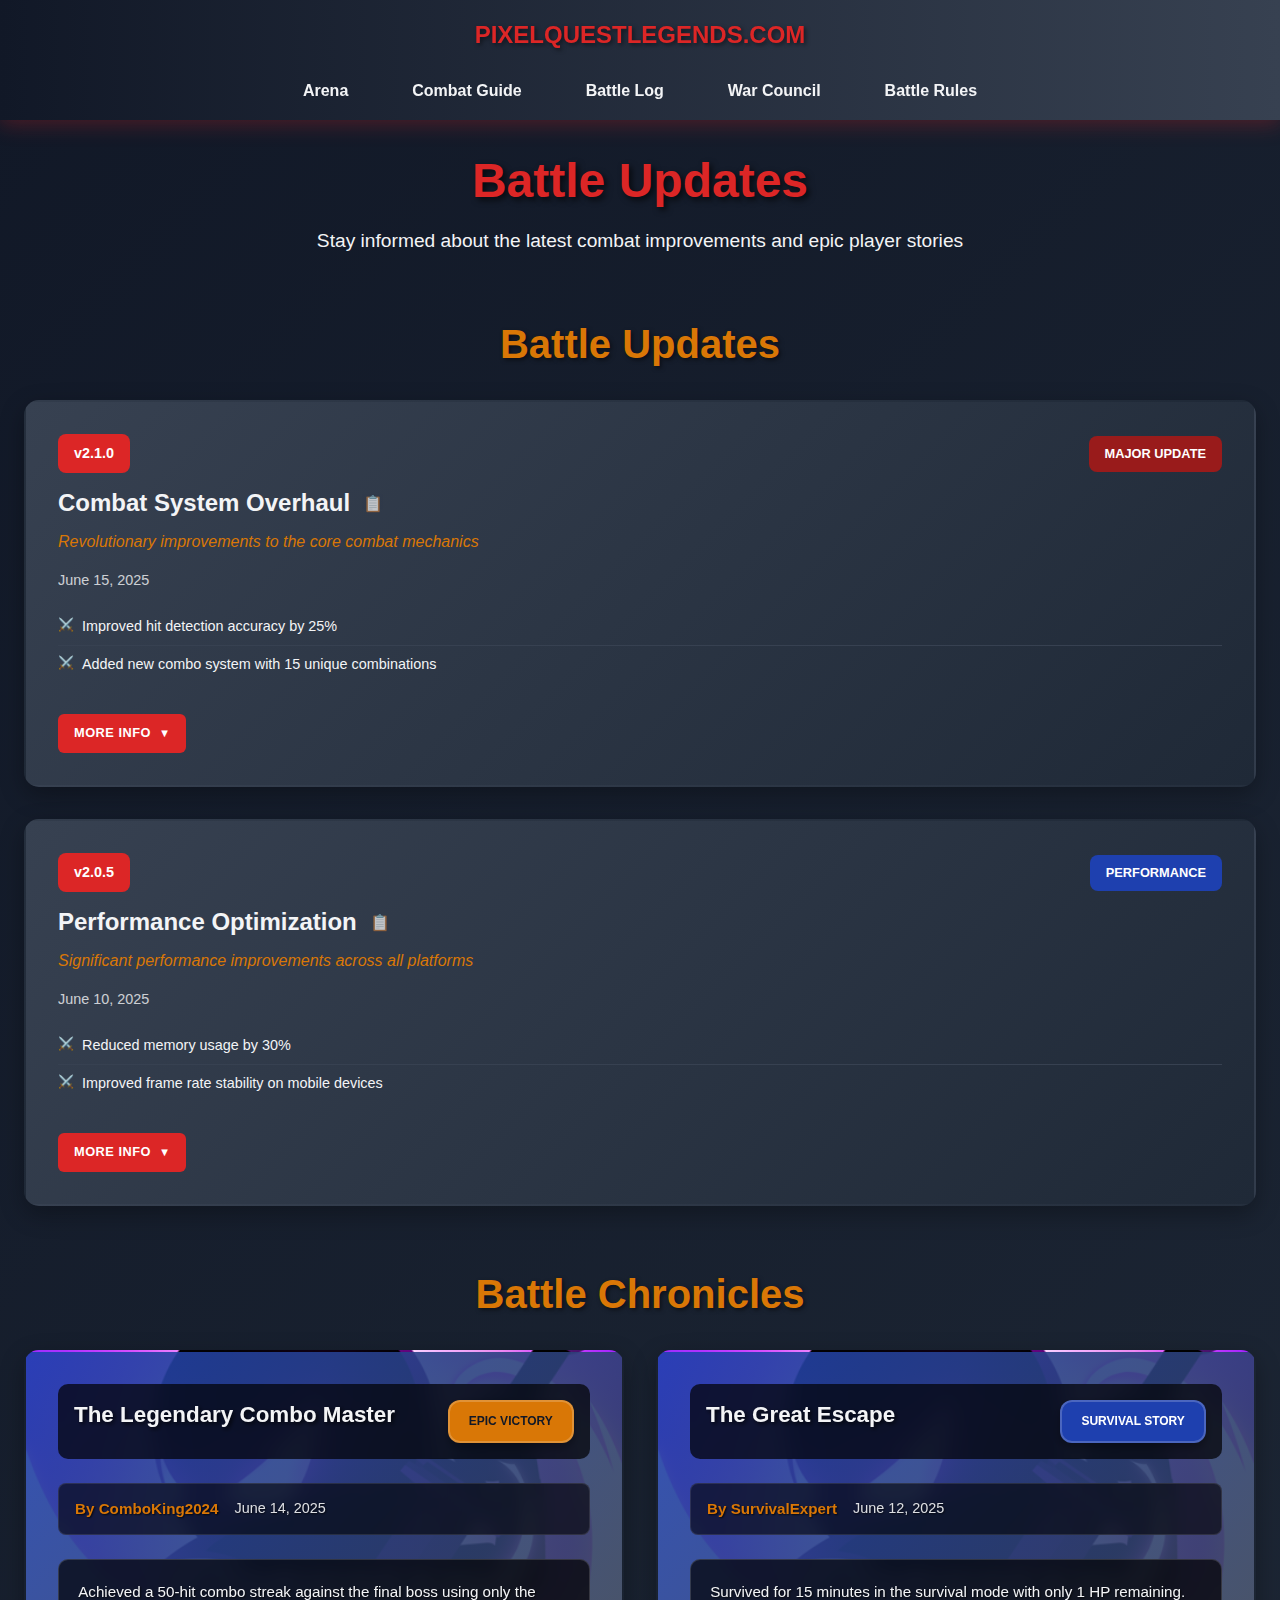
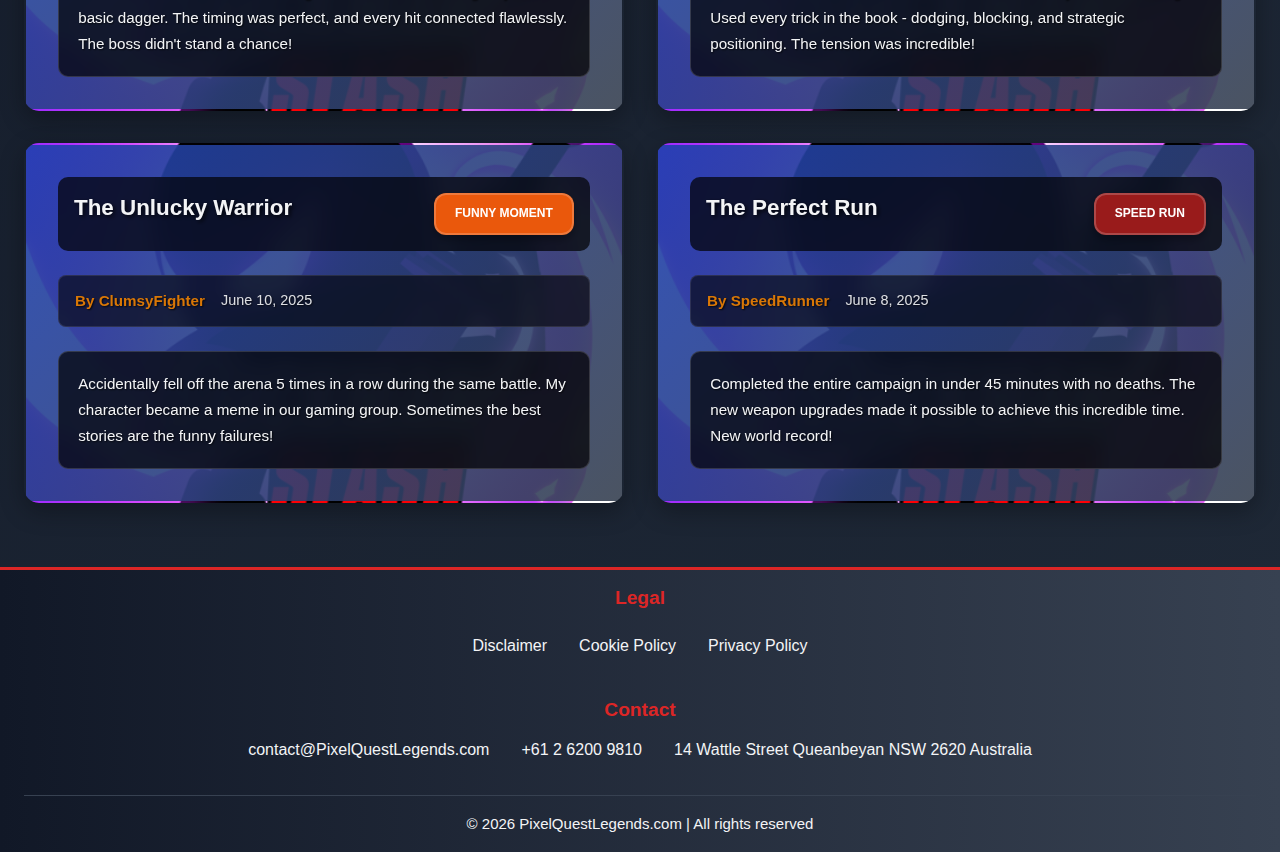
<file: slash-updates.html>
<!DOCTYPE html>
<html lang="en">
  <head>
    <meta charset="UTF-8" />
    <meta name="viewport" content="width=device-width, initial-scale=1.0" />
    <title>Updates - Stickman Slash | PixelQuestLegends.com</title>
    <meta
      name="description"
      content="Stay updated with the latest Stickman Slash battle improvements, combat enhancements, and epic player stories. Get the newest features and updates first!"
    />
    <meta
      name="keywords"
      content="stickman slash updates, game updates, battle improvements, combat enhancements, new features, game news, stickman slash news, latest updates"
    />
    <link rel="icon" href="images/favicon.ico" />
    <link rel="stylesheet" href="css/slash-styles.css" />
  </head>
  <body>
    <div id="header-container"></div>

    <main class="slash-main">
      <section class="updates-hero">
        <h1 class="page-title">Battle Updates</h1>
        <p class="page-subtitle">
          Stay informed about the latest combat improvements and epic player
          stories
        </p>
      </section>

      <!-- Battle Updates -->
      <section class="battle-updates">
        <h2 class="section-title">Battle Updates</h2>
        <div class="battle-updates-container" id="battle-updates">
          <!-- Content loaded from JSON -->
        </div>
      </section>

      <!-- Battle Chronicles -->
      <section class="battle-chronicles">
        <h2 class="section-title">Battle Chronicles</h2>
        <div class="chronicles-container" id="chronicles">
          <!-- Content loaded from JSON -->
        </div>
      </section>
    </main>

    <div id="footer-container"></div>

    <script src="js/slash-updates.js"></script>
  </body>
</html>
</file>
<file: css/slash-styles.css>
/* CSS Variables - Combat Theme */
:root {
  --blade-red: #dc2626;
  --impact-grey: #374151;
  --slash-vibe: #1f2937;
  --steel-blue: #1e40af;
  --blood-crimson: #991b1b;
  --shadow-dark: #111827;
  --light-steel: #f3f4f6;
  --combat-orange: #ea580c;
  --victory-gold: #d97706;
  --defeat-red: #dc2626;
  --pure-white: #ffffff;
  --pure-black: #000000;
  --transparent-black-7: rgba(0, 0, 0, 0.7);
  --transparent-black-8: rgba(0, 0, 0, 0.8);
  --transparent-black-9: rgba(0, 0, 0, 0.9);
  --transparent-black-5: rgba(0, 0, 0, 0.5);
  --transparent-black-6: rgba(0, 0, 0, 0.6);
  --transparent-black-4: rgba(0, 0, 0, 0.4);
  --transparent-black-3: rgba(0, 0, 0, 0.3);
  --transparent-white-1: rgba(255, 255, 255, 0.1);
  --transparent-blade-red-1: rgba(220, 38, 38, 0.1);
  --transparent-blade-red-3: rgba(220, 38, 38, 0.3);
  --transparent-blade-red-4: rgba(220, 38, 38, 0.4);
  --transparent-blade-red-6: rgba(220, 38, 38, 0.6);
  --transparent-blade-red-8: rgba(220, 38, 38, 0.8);
  --transparent-blade-red-9: rgba(220, 38, 38, 0.9);
  --transparent-steel-blue-9: rgba(30, 64, 175, 0.9);
  --transparent-victory-gold-6: rgba(217, 119, 6, 0.6);
  --transparent-blood-crimson-9: rgba(153, 27, 27, 0.9);
  --transparent-impact-grey-9: rgba(55, 65, 81, 0.9);
  --transparent-combat-orange-3: rgba(234, 88, 12, 0.3);
  --transparent-combat-orange-4: rgba(234, 88, 12, 0.4);
}

/* Reset and Base Styles */
* {
  margin: 0;
  padding: 0;
  box-sizing: border-box;
}

html,
body {
  scroll-behavior: smooth;
}

body {
  font-family: "Segoe UI", Tahoma, Geneva, Verdana, sans-serif;
  line-height: 1.6;
  color: var(--light-steel);
  background: linear-gradient(
    135deg,
    var(--shadow-dark) 0%,
    var(--slash-vibe) 100%
  );
  min-height: 100vh;
}

/* Typography */
h1,
h2,
h3,
h4,
h5,
h6 {
  font-weight: 700;
  line-height: 1.2;
  margin-bottom: 1rem;
}

.section-title {
  font-size: 2.5rem;
  text-align: center;
  color: var(--victory-gold);
  text-shadow: 2px 2px 4px var(--transparent-black-5);
  margin-bottom: 2rem;
}

.page-title {
  font-size: 3rem;
  text-align: center;
  color: var(--blade-red);
  text-shadow: 3px 3px 6px var(--transparent-black-7);
  margin-bottom: 1rem;
}

.page-subtitle {
  font-size: 1.2rem;
  text-align: center;
  color: var(--light-steel);
  margin-bottom: 3rem;
}

/* Header Styles */
.slash-header {
  background: linear-gradient(
    90deg,
    var(--shadow-dark) 0%,
    var(--impact-grey) 100%
  );
  box-shadow: 0 4px 20px var(--transparent-blade-red-3);
  position: sticky;
  top: 0;
  z-index: 1000;
}

.header-container {
  max-width: 1280px;
  margin: 0 auto;
  padding: 1rem 2rem;
  display: flex;
  align-items: center;
  justify-content: space-between;
}

.header-content {
  display: flex;
  flex-direction: column;
  align-items: center;
  gap: 1.5rem;
  flex: 1;
}

.game-logo-section {
  display: flex;
  justify-content: center;
}

.game-logo {
  text-decoration: none;
  display: flex;
  flex-direction: column;
  align-items: center;
}

.logo-text {
  font-size: 24px;
  font-weight: 900;
  color: var(--blade-red);
  text-shadow: 2px 2px 4px var(--transparent-black-5);
  text-transform: uppercase;

  @media (max-width: 768px) {
    font-size: 20px;
    text-transform: uppercase;
  }
}

.logo-subtitle {
  font-size: 0.9rem;
  color: var(--light-steel);
  font-weight: 300;
}

.combat-navigation {
  display: flex;
  justify-content: center;
}

.nav-list {
  display: flex;
  list-style: none;
  gap: 2rem;
  flex-wrap: wrap;
  justify-content: center;
}

.nav-link {
  text-decoration: none;
  color: var(--light-steel);
  font-weight: 600;
  padding: 0.5rem 1rem;
  border-radius: 8px;
  transition: all 0.3s ease;
  position: relative;
}

.nav-link:hover {
  color: var(--blade-red);
  background: var(--transparent-blade-red-1);
  transform: translateY(-2px);
}

.nav-link::after {
  content: "";
  position: absolute;
  bottom: 0;
  left: 50%;
  width: 0;
  height: 2px;
  background: var(--blade-red);
  transition: all 0.3s ease;
  transform: translateX(-50%);
}

.nav-link:hover::after {
  width: 80%;
}

/* Main Content */
.slash-main {
  max-width: 1280px;
  margin: 0 auto;
  padding: 0 1rem;
}

/* Hero Section */
.hero-arena {
  display: flex;
  flex-direction: column;
  justify-content: space-between;
  align-items: stretch;
  padding: 6rem 4rem;
  background: linear-gradient(
      135deg,
      var(--transparent-black-7) 100%,
      var(--transparent-black-4) 100%
    ),
    url("../images/slash-hero.jpg");
  background-size: cover;
  background-position: center;
  background-repeat: no-repeat;
  border-radius: 20px;
  margin-bottom: 4rem;
  position: relative;
  overflow: hidden;
  min-height: 80vh;
}

.hero-arena::before {
  content: "";
  position: absolute;
  top: 0;
  left: 0;
  right: 0;
  bottom: 0;
  background: url('data:image/svg+xml,<svg xmlns="http://www.w3.org/2000/svg" viewBox="0 0 100 100"><defs><pattern id="grain" width="100" height="100" patternUnits="userSpaceOnUse"><circle cx="50" cy="50" r="1" fill="%23dc2626" opacity="0.1"/></pattern></defs><rect width="100" height="100" fill="url(%23grain)"/></svg>');
  opacity: 0.3;
}

.hero-content {
  position: relative;
  z-index: 2;
  text-align: right;
  max-width: 500px;
  align-self: flex-end;
}

.game-title {
  font-size: 4rem;
  color: var(--blade-red);
  text-shadow: 4px 4px 8px var(--transparent-black-8);
  margin-bottom: 1rem;
  animation: slashGlow 2s ease-in-out infinite alternate;
}

@keyframes slashGlow {
  from {
    text-shadow: 4px 4px 8px var(--transparent-blade-red-8);
  }
  to {
    text-shadow: 4px 4px 20px var(--blade-red),
      0 0 30px var(--transparent-blade-red-5);
  }
}

.hero-slogan {
  font-size: 1.5rem;
  color: var(--light-steel);
  margin-bottom: 3rem;
  max-width: 600px;
}

/* Hero Stats Plates */
.hero-stats {
  display: flex;
  flex-direction: row;
  gap: 1rem;
  justify-content: center;
  align-self: center;
  width: 100%;
  max-width: 600px;
}

.stat-plate {
  background: linear-gradient(
    135deg,
    var(--transparent-blade-red-9) 0%,
    var(--transparent-steel-blue-9) 100%
  );
  padding: 1rem 1.5rem;
  border-radius: 12px;
  text-align: center;
  min-width: 80px;
  backdrop-filter: blur(10px);
  border: 1px solid var(--transparent-white-1);
  transition: all 0.3s ease;
}

.stat-plate:hover {
  transform: translateY(-5px);
  box-shadow: 0 10px 25px var(--transparent-blade-red-4);
}

.stat-number {
  display: block;
  font-size: 1.5rem;
  font-weight: 900;
  color: var(--light-steel);
  margin-bottom: 0.5rem;
}

.stat-label {
  display: block;
  font-size: 0.8rem;
  color: var(--light-steel);
  font-weight: 500;
  text-transform: uppercase;
  letter-spacing: 0.5px;
}

.play-button {
  background: linear-gradient(45deg, var(--blade-red), var(--combat-orange));
  color: var(--pure-white);
  border: none;
  padding: 1rem 3rem;
  font-size: 1.2rem;
  font-weight: 700;
  border-radius: 50px;
  cursor: pointer;
  transition: all 0.3s ease;
  box-shadow: 0 8px 25px var(--transparent-blade-red-4);
}

.play-button:hover {
  transform: translateY(-3px);
  box-shadow: 0 12px 35px var(--transparent-blade-red-6);
}

.play-button:active {
  transform: translateY(-1px);
}

/* Hero Visual Elements */
.hero-visual {
  position: relative;
  margin-top: 2rem;
}

.stickman-fighter {
  width: 200px;
  height: 200px;
  position: relative;
  margin: 0 auto;
}

.fighter-body {
  width: 100px;
  height: 150px;
  background: var(--light-steel);
  border-radius: 50px;
  position: absolute;
  top: 25px;
  left: 50%;
  transform: translateX(-50%);
  animation: fighterIdle 2s ease-in-out infinite;
}

@keyframes fighterIdle {
  0%,
  100% {
    transform: translateX(-50%) translateY(0);
  }
  50% {
    transform: translateX(-50%) translateY(-10px);
  }
}

.fighter-blade {
  width: 120px;
  height: 8px;
  background: linear-gradient(90deg, var(--steel-blue), var(--light-steel));
  position: absolute;
  top: 50px;
  right: 20px;
  border-radius: 4px;
  transform: rotate(-15deg);
  animation: bladeSwing 3s ease-in-out infinite;
}

@keyframes bladeSwing {
  0%,
  100% {
    transform: rotate(-15deg);
  }
  50% {
    transform: rotate(15deg);
  }
}

/* Combat Features Section */
.combat-features {
  margin-bottom: 4rem;
}

.combat-features-grid {
  display: flex;
  flex-wrap: wrap;
  gap: 2rem;
  justify-content: center;
}

.combat-feature-card {
  background: linear-gradient(
    135deg,
    var(--transparent-blade-red-9) 0%,
    var(--transparent-steel-blue-9) 100%
  );
  padding: 2.5rem 2rem;
  border-radius: 15px;
  text-align: center;
  flex: 1;
  min-width: 300px;
  max-width: 400px;
  box-shadow: 0 8px 25px var(--transparent-black-3);
  transition: all 0.3s ease;
  border: 1px solid var(--transparent-white-1);
  backdrop-filter: blur(10px);
  position: relative;
  overflow: hidden;
}

.combat-feature-card::before {
  content: "";
  position: absolute;
  top: 0;
  left: 0;
  right: 0;
  bottom: 0;
  background: linear-gradient(
    45deg,
    transparent 0%,
    var(--transparent-white-1) 50%,
    transparent 100%
  );
  transform: translateX(-100%);
  transition: transform 0.6s ease;
}

.combat-feature-card:hover::before {
  transform: translateX(100%);
}

.combat-feature-card:hover {
  transform: translateY(-8px);
  box-shadow: 0 15px 35px var(--transparent-blade-red-4);
}

.combat-feature-icon {
  font-size: 3.5rem;
  margin-bottom: 1.5rem;
  filter: drop-shadow(0 4px 8px var(--transparent-black-3));
  transition: all 0.3s ease;
}

.combat-feature-card:hover .combat-feature-icon {
  transform: scale(1.1);
  filter: drop-shadow(0 6px 12px var(--transparent-black-4));
}

.combat-feature-title {
  color: var(--light-steel);
  margin-bottom: 1.5rem;
  font-size: 1.5rem;
  font-weight: 800;
  text-shadow: 2px 2px 4px var(--transparent-black-5);
  transition: all 0.3s ease;
}

.combat-feature-card:hover .combat-feature-title {
  color: var(--victory-gold);
  text-shadow: 2px 2px 8px var(--transparent-victory-gold-6);
}

.combat-feature-description {
  color: var(--light-steel);
  line-height: 1.7;
  font-size: 1rem;
  font-weight: 500;
  opacity: 0.9;
  transition: all 0.3s ease;
}

.combat-feature-card:hover .combat-feature-description {
  opacity: 1;
  color: var(--light-steel);
}

/* Combat Guide Section */
.combat-guide {
  margin-bottom: 4rem;
}

.combat-guide-container {
  background: linear-gradient(
      135deg,
      var(--transparent-black-8) 0%,
      var(--transparent-black-6) 100%
    ),
    url("../images/slash-hero.jpg");
  background-size: cover;
  background-position: center;
  background-repeat: no-repeat;
  border-radius: 20px;
  padding: 4rem;
  position: relative;
  overflow: hidden;
  backdrop-filter: blur(5px);
  display: flex;
  gap: 3rem;
  align-items: flex-start;
}

.combat-guide-container::before {
  content: "";
  position: absolute;
  top: 0;
  left: 0;
  right: 0;
  bottom: 0;
  background: linear-gradient(
    90deg,
    var(--transparent-black-7) 0%,
    var(--transparent-black-4) 50%,
    var(--transparent-black-7) 100%
  );
  z-index: 1;
}

.combat-controls-section {
  position: relative;
  z-index: 2;
  flex: 1;
  min-width: 300px;
}

.combat-controls-title {
  color: var(--victory-gold);
  font-size: 2rem;
  margin-bottom: 2rem;
  text-align: center;
  text-shadow: 2px 2px 4px var(--transparent-black-8);
}

.combat-controls-grid {
  display: flex;
  flex-direction: column;
  gap: 1rem;
}

.combat-control-card {
  background: linear-gradient(
    135deg,
    var(--transparent-blade-red-9) 0%,
    var(--transparent-steel-blue-9) 100%
  );
  padding: 1.2rem 1rem;
  border-radius: 10px;
  text-align: center;
  border: 1px solid var(--transparent-white-1);
  backdrop-filter: blur(10px);
  transition: all 0.3s ease;
  position: relative;
  overflow: hidden;
}

.combat-control-card::before {
  content: "";
  position: absolute;
  top: 0;
  left: 0;
  right: 0;
  bottom: 0;
  background: linear-gradient(
    45deg,
    transparent 0%,
    var(--transparent-white-1) 50%,
    transparent 100%
  );
  transform: translateX(-100%);
  transition: transform 0.6s ease;
}

.combat-control-card:hover::before {
  transform: translateX(100%);
}

.combat-control-card:hover {
  transform: translateY(-3px);
  box-shadow: 0 8px 20px rgba(220, 38, 38, 0.4);
}

.combat-control-name {
  color: var(--light-steel);
  margin-bottom: 0.6rem;
  font-size: 1.1rem;
  font-weight: 700;
  text-shadow: 1px 1px 2px var(--transparent-black-5);
  transition: all 0.3s ease;
}

.combat-control-card:hover .combat-control-name {
  color: var(--victory-gold);
  text-shadow: 1px 1px 4px var(--transparent-victory-gold-6);
}

.combat-control-description {
  color: var(--light-steel);
  line-height: 1.5;
  font-size: 0.85rem;
  font-weight: 500;
  opacity: 0.9;
  transition: all 0.3s ease;
}

.combat-control-card:hover .combat-control-description {
  opacity: 1;
}

.combat-guide-text {
  position: relative;
  z-index: 2;
  flex: 1;
  min-width: 300px;
  padding-left: 2rem;
}

.combat-guide-title {
  color: var(--victory-gold);
  font-size: 2.2rem;
  margin-bottom: 1.5rem;
  text-shadow: 2px 2px 4px var(--transparent-black-8);
  line-height: 1.3;
}

.combat-guide-paragraph {
  color: var(--light-steel);
  line-height: 1.8;
  font-size: 1.1rem;
  margin-bottom: 1.5rem;
  text-shadow: 1px 1px 2px var(--transparent-black-5);
  opacity: 0.95;
}

.combat-guide-paragraph:last-child {
  margin-bottom: 0;
}

/* Player Testimonials Section */
.player-testimonials {
  margin-bottom: 4rem;
}

.testimonials-showcase {
  display: flex;
  flex-wrap: wrap;
  gap: 1.5rem;
  justify-content: center;
}

/* Enemy Types Section */
.enemy-types {
  margin-bottom: 4rem;
}

.enemy-types-container {
  background: linear-gradient(
      135deg,
      var(--transparent-black-8) 0%,
      var(--transparent-black-6) 100%
    ),
    url("../images/slash-hero.jpg");
  background-size: cover;
  background-position: center;
  background-repeat: no-repeat;
  border-radius: 20px;
  padding: 4rem;
  position: relative;
  overflow: hidden;
  backdrop-filter: blur(5px);
  display: flex;
  gap: 3rem;
  align-items: flex-start;
}

.enemy-types-container::before {
  content: "";
  position: absolute;
  top: 0;
  left: 0;
  right: 0;
  bottom: 0;
  background: linear-gradient(
    90deg,
    var(--transparent-black-7) 0%,
    var(--transparent-black-4) 50%,
    var(--transparent-black-7) 100%
  );
  z-index: 1;
}

.enemy-types-text {
  position: relative;
  z-index: 2;
  flex: 1;
  min-width: 300px;
  padding-right: 2rem;
}

.enemy-types-title {
  color: var(--victory-gold);
  font-size: 2.2rem;
  margin-bottom: 1.5rem;
  text-shadow: 2px 2px 4px var(--transparent-black-8);
  line-height: 1.3;
}

.enemy-types-paragraph {
  color: var(--light-steel);
  line-height: 1.8;
  font-size: 1.1rem;
  margin-bottom: 1.5rem;
  text-shadow: 1px 1px 2px rgba(0, 0, 0, 0.5);
  opacity: 0.95;
}

.enemy-types-paragraph:last-child {
  margin-bottom: 0;
}

.enemy-types-section {
  position: relative;
  z-index: 2;
  flex: 1;
  min-width: 300px;
}

.enemy-types-subtitle {
  color: var(--victory-gold);
  font-size: 2rem;
  margin-bottom: 2rem;
  text-align: center;
  text-shadow: 2px 2px 4px var(--transparent-black-8);
}

.enemy-types-grid {
  display: flex;
  flex-direction: column;
  gap: 1rem;
}

.enemy-type-card {
  background: linear-gradient(
    135deg,
    var(--transparent-blood-crimson-9) 0%,
    var(--transparent-impact-grey-9) 100%
  );
  padding: 1.2rem 1rem;
  border-radius: 10px;
  text-align: center;
  border: 1px solid var(--transparent-white-1);
  backdrop-filter: blur(10px);
  transition: all 0.3s ease;
  position: relative;
  overflow: hidden;
}

.enemy-type-card::before {
  content: "";
  position: absolute;
  top: 0;
  left: 0;
  right: 0;
  bottom: 0;
  background: linear-gradient(
    45deg,
    transparent 0%,
    var(--transparent-white-1) 50%,
    transparent 100%
  );
  transform: translateX(-100%);
  transition: transform 0.6s ease;
}

.enemy-type-card:hover::before {
  transform: translateX(100%);
}

.enemy-type-card:hover {
  transform: translateY(-3px);
  box-shadow: 0 8px 20px var(--transparent-blood-crimson-4);
}

.enemy-type-name {
  color: var(--light-steel);
  margin-bottom: 0.6rem;
  font-size: 1.1rem;
  font-weight: 700;
  text-shadow: 1px 1px 2px var(--transparent-black-5);
  transition: all 0.3s ease;
}

.enemy-type-card:hover .enemy-type-name {
  color: var(--victory-gold);
  text-shadow: 1px 1px 4px var(--transparent-victory-gold-6);
}

.enemy-type-description {
  color: var(--light-steel);
  line-height: 1.5;
  font-size: 0.85rem;
  font-weight: 500;
  opacity: 0.9;
  transition: all 0.3s ease;
}

.enemy-type-card:hover .enemy-type-description {
  opacity: 1;
}

/* Weapon Upgrades Section */
.weapon-upgrades {
  margin-bottom: 4rem;
}

.weapons-showcase {
  display: flex;
  flex-wrap: wrap;
  gap: 1.5rem;
  justify-content: center;
  align-items: stretch;
}

/* Footer Styles */
.blade-footer {
  background: linear-gradient(
    90deg,
    var(--shadow-dark) 0%,
    var(--impact-grey) 100%
  );
  border-top: 3px solid var(--blade-red);
  margin-top: 4rem;
}

.footer-container {
  max-width: 1280px;
  margin: 0 auto;
  padding: 3rem 2rem 1rem;
}

.footer-content {
  display: flex;
  flex-direction: column;
  align-items: center;
  gap: 2rem;
  margin-bottom: 2rem;
  text-align: center;
}

.footer-title {
  color: var(--blade-red);
  margin-bottom: 1rem;
  font-size: 1.2rem;
}

.footer-links {
  list-style: none;
  display: flex;
  flex-direction: row;
  flex-wrap: wrap;
  gap: 2rem;
  justify-content: center;
}

.footer-link {
  color: var(--light-steel);
  text-decoration: none;
  display: block;
  padding: 0.5rem 0;
  transition: color 0.3s ease;
}

.footer-link:hover {
  color: var(--blade-red);
}

.footer-contact-info {
  display: flex;
  flex-direction: row;
  flex-wrap: wrap;
  gap: 2rem;
  justify-content: center;
}

.footer-contact-item {
  margin-bottom: 0;
  color: var(--light-steel);
}

.footer-social-links {
  display: flex;
  gap: 1rem;
}

.footer-social-link {
  color: var(--light-steel);
  text-decoration: none;
  padding: 0.5rem 1rem;
  border: 1px solid var(--blade-red);
  border-radius: 8px;
  transition: all 0.3s ease;
}

.footer-social-link:hover {
  background: var(--blade-red);
  color: var(--pure-white);
}

.footer-bottom {
  border-top: 1px solid var(--impact-grey);
  padding-top: 1rem;
  text-align: center;
}

.copyright-text {
  color: var(--light-steel);
  font-size: 15px;

  @media (max-width: 768px) {
    font-size: 13px;
  }
}

/* Contact Page Specific Styles */
.contact-hero {
  text-align: center;
  margin-bottom: 4rem;
  margin-top: 2rem;
}

.contact-info {
  margin-bottom: 4rem;
}

.contact-details {
  display: flex;
  flex-wrap: wrap;
  gap: 2rem;
  justify-content: center;
}

.contact-item {
  background: linear-gradient(
    135deg,
    var(--steel-blue) 0%,
    var(--impact-grey) 100%
  );
  padding: 2rem;
  border-radius: 15px;
  text-align: center;
  flex: 1;
  min-width: 300px;
  max-width: 400px;
  box-shadow: 0 8px 25px var(--transparent-black-3);
}

.contact-icon {
  font-size: 3rem;
  margin-bottom: 1rem;
}

.contact-item h3 {
  color: var(--light-steel);
  margin-bottom: 1rem;
}

.contact-map {
  margin-bottom: 4rem;
}

.map-container {
  border-radius: 15px;
  overflow: hidden;
  box-shadow: 0 8px 25px var(--transparent-black-3);
}

.contact-form {
  margin-bottom: 4rem;
}

.feedback-form {
  max-width: 600px;
  margin: 0 auto;
  background: linear-gradient(
    135deg,
    var(--impact-grey) 0%,
    var(--slash-vibe) 100%
  );
  padding: 2rem;
  border-radius: 15px;
  box-shadow: 0 8px 25px var(--transparent-black-3);
}

.form-group {
  margin-bottom: 1.5rem;
}

.form-group label {
  display: block;
  margin-bottom: 0.5rem;
  color: var(--light-steel);
  font-weight: 600;
}

.form-group input,
.form-group textarea {
  width: 100%;
  padding: 1rem;
  border: 2px solid var(--impact-grey);
  border-radius: 8px;
  background: var(--shadow-dark);
  color: var(--light-steel);
  font-size: 1rem;
  transition: border-color 0.3s ease;
}

.form-group input:focus,
.form-group textarea:focus {
  outline: none;
  border-color: var(--blade-red);
}

.submit-button {
  background: linear-gradient(45deg, var(--blade-red), var(--combat-orange));
  color: var(--pure-white);
  border: none;
  padding: 1rem 2rem;
  font-size: 1.1rem;
  font-weight: 700;
  border-radius: 8px;
  cursor: pointer;
  transition: all 0.3s ease;
  width: 100%;
}

.submit-button:hover {
  transform: translateY(-2px);
  box-shadow: 0 8px 25px var(--transparent-blade-red-4);
}

/* Legal Pages Styles */
.disclaimer-content,
.cookie-content,
.privacy-content {
  max-width: 800px;
  margin: 0 auto;
  background: linear-gradient(
    135deg,
    var(--impact-grey) 0%,
    var(--slash-vibe) 100%
  );
  padding: 3rem;
  border-radius: 15px;
  box-shadow: 0 8px 25px var(--transparent-black-3);
}

.disclaimer-text h2,
.cookie-text h2,
.privacy-text h2 {
  color: var(--victory-gold);
  margin-top: 2rem;
  margin-bottom: 1rem;
}

.disclaimer-text h3,
.cookie-text h3,
.privacy-text h3 {
  color: var(--light-steel);
  margin-top: 1.5rem;
  margin-bottom: 0.5rem;
}

.disclaimer-text p,
.cookie-text p,
.privacy-text p {
  margin-bottom: 1rem;
  line-height: 1.8;
}

.disclaimer-text ul,
.cookie-text ul,
.privacy-text ul {
  margin: 1rem 0;
  padding-left: 2rem;
}

.disclaimer-text li,
.cookie-text li,
.privacy-text li {
  margin-bottom: 0.5rem;
}

.disclaimer-text a,
.cookie-text a,
.privacy-text a {
  color: var(--blade-red);
  text-decoration: none;
}

.disclaimer-text a:hover,
.cookie-text a:hover,
.privacy-text a:hover {
  text-decoration: underline;
}

.disclaimer-date,
.cookie-date,
.privacy-date {
  text-align: center;
  color: var(--victory-gold);
  font-weight: 600;
  margin-top: 2rem;
  padding-top: 1rem;
  border-top: 1px solid var(--impact-grey);
}

/* Updates Page Specific Styles */
.updates-hero {
  text-align: center;
  margin-bottom: 4rem;
  margin-top: 2rem;
}

.patch-notes {
  margin-bottom: 4rem;
}

.patches-container {
  display: flex;
  flex-direction: column;
  gap: 2rem;
}

.battle-chronicles {
  margin-bottom: 4rem;
}

.chronicles-container {
  display: flex;
  flex-direction: column;
  gap: 2rem;
}

.chronicle-card {
  background: linear-gradient(
      135deg,
      rgba(30, 64, 175, 0.9) 0%,
      rgba(55, 65, 81, 0.9) 100%
    ),
    url("../images/slash-hero.jpg");
  background-size: cover;
  background-position: center;
  background-repeat: no-repeat;
}

/* Header Responsive Adjustments */
@media (max-width: 1024px) {
  .nav-list {
    gap: 1.5rem;
  }
}

@media (max-width: 640px) {
  .nav-list {
    gap: 1rem;
    flex-wrap: wrap;
  }

  .nav-item {
    min-width: 120px;
    text-align: center;
  }
}

/* Responsive Design */
@media (max-width: 1280px) {
  .header-container,
  .footer-container {
    padding: 1rem 1.5rem;
  }

  .slash-main {
    padding: 0 1.5rem;
  }
}

@media (max-width: 768px) {
  .hero-arena {
    justify-content: center;
    padding: 4rem 2rem;
  }

  .hero-content {
    text-align: center;
    align-self: center;
  }

  .hero-stats {
    flex-direction: column;
  }

  .game-title {
    font-size: 2.5rem;
  }

  .hero-slogan {
    font-size: 1.2rem;
  }

  .section-title {
    font-size: 2rem;
  }

  .page-title {
    font-size: 2.5rem;
  }

  .combat-guide-container {
    flex-direction: column;
    gap: 2rem;
    padding: 3rem 2rem;
  }

  .combat-guide-text {
    padding-left: 0;
    text-align: center;
  }

  .combat-controls-section {
    min-width: 100%;
  }

  .enemy-types-container {
    flex-direction: column;
    gap: 2rem;
    padding: 3rem 2rem;
  }

  .enemy-types-text {
    padding-right: 0;
    text-align: center;
  }

  .enemy-types-section {
    min-width: 100%;
  }

  .combat-control-card {
    padding: 1rem 0.8rem;
    margin-bottom: 0.5rem;
  }

  .combat-control-name {
    font-size: 1rem;
    margin-bottom: 0.5rem;
  }

  .combat-control-description {
    font-size: 0.8rem;
    line-height: 1.4;
  }

  .combat-features-grid,
  .contact-details {
    flex-direction: column;
    align-items: center;
  }

  .combat-feature-card,
  .enemy-card,
  .contact-item {
    min-width: 100%;
    max-width: 100%;
  }

  .footer-content {
    flex-direction: column;
    gap: 2rem;
  }

  .footer-links {
    flex-direction: column;
    gap: 0.5rem;
  }

  .footer-contact-info {
    flex-direction: column;
    gap: 0.5rem;
  }

  .disclaimer-content,
  .cookie-content,
  .privacy-content {
    padding: 2rem 1.5rem;
  }
}

@media (max-width: 360px) {
  .header-container,
  .footer-container {
    padding: 1rem;
  }

  .slash-main {
    padding: 0 1rem;
  }

  .game-title {
    font-size: 2rem;
  }

  .hero-slogan {
    font-size: 1rem;
  }

  .section-title {
    font-size: 1.5rem;
  }

  .page-title {
    font-size: 2rem;
  }

  .combat-guide-container {
    padding: 2rem 1rem;
  }

  .enemy-types-container {
    padding: 2rem 1rem;
  }

  .combat-control-card {
    padding: 0.8rem 0.6rem;
  }

  .combat-control-name {
    font-size: 0.9rem;
  }

  .combat-control-description {
    font-size: 0.75rem;
  }

  .play-button {
    padding: 0.8rem 2rem;
    font-size: 1rem;
  }

  .disclaimer-content,
  .cookie-content,
  .privacy-content {
    padding: 1.5rem 1rem;
  }
}

/* Cookie Consent Bar Styles */
.cookie-consent-bar {
  position: fixed;
  bottom: 0;
  left: 0;
  right: 0;
  background: linear-gradient(
    135deg,
    var(--shadow-dark) 0%,
    var(--impact-grey) 100%
  );
  border-top: 3px solid var(--combat-orange);
  box-shadow: 0 -4px 20px var(--transparent-black-5);
  z-index: 9999;
  transform: translateY(100%);
  transition: transform 0.5s ease-in-out;
}

.cookie-consent-bar.show {
  transform: translateY(0);
}

.cookie-banner-content {
  max-width: 1280px;
  margin: 0 auto;
  padding: 1.5rem 2rem;
  display: flex;
  align-items: center;
  justify-content: space-between;
  gap: 2rem;
}

.cookie-banner-text {
  color: var(--light-steel);
  font-size: 1rem;
  line-height: 1.5;
  flex: 1;
  margin: 0;
}

.accept-cookies-btn {
  background: linear-gradient(
    135deg,
    var(--combat-orange) 0%,
    var(--victory-gold) 100%
  );
  color: var(--pure-white);
  border: none;
  padding: 0.8rem 2rem;
  font-size: 1rem;
  font-weight: 600;
  border-radius: 8px;
  cursor: pointer;
  transition: all 0.3s ease;
  white-space: nowrap;
  box-shadow: 0 4px 15px var(--transparent-combat-orange-3);
}

.accept-cookies-btn:hover {
  transform: translateY(-2px);
  box-shadow: 0 6px 20px var(--transparent-combat-orange-4);
}

.accept-cookies-btn:active {
  transform: translateY(0);
}

/* Responsive Cookie Bar */
@media (max-width: 768px) {
  .cookie-banner-content {
    flex-direction: column;
    text-align: center;
    gap: 1rem;
    padding: 1.5rem 1rem;
  }

  .cookie-banner-text {
    font-size: 0.9rem;
  }

  .accept-cookies-btn {
    padding: 0.7rem 1.8rem;
    font-size: 0.9rem;
  }
}

@media (max-width: 480px) {
  .cookie-banner-content {
    padding: 1rem 0.8rem;
  }

  .cookie-banner-text {
    font-size: 0.85rem;
  }

  .accept-cookies-btn {
    padding: 0.6rem 1.5rem;
    font-size: 0.85rem;
  }
}
</file>
<file: css/policy-styles.css>
/* Enhanced Policy Pages Styling */

.policy-content,
.cookie-content,
.disclaimer-content {
  max-width: 800px;
  margin: 0 auto;
  padding: 2rem;
  background: linear-gradient(
    135deg,
    var(--steel-blue) 0%,
    var(--impact-grey) 100%
  );
  border-radius: 20px;
  box-shadow: 0 15px 35px rgba(0, 0, 0, 0.3);
  border: 2px solid transparent;
  transition: all 0.3s ease;
  margin-bottom: 3rem;
  margin-top: 3rem;
}

.policy-content:hover,
.cookie-content:hover,
.disclaimer-content:hover {
  transform: translateY(-5px);
  border-color: var(--victory-gold);
  box-shadow: 0 20px 45px rgba(251, 146, 60, 0.3);
}

.policy-content .page-title,
.cookie-content .page-title,
.disclaimer-content .page-title {
  color: white;
  font-size: 2.5rem;
  font-weight: 800;
  text-align: center;
  margin-bottom: 3rem;
  text-shadow: 3px 3px 6px rgba(0, 0, 0, 0.9);
}

.policy-text,
.cookie-text,
.disclaimer-text {
  color: var(--light-steel);
  line-height: 1.8;
  font-size: 1.1rem;
  background: rgba(0, 0, 0, 0.2);
  padding: 2rem;
  border-radius: 15px;
  border: 1px solid rgba(255, 255, 255, 0.1);
}

.policy-text h2,
.cookie-text h2,
.disclaimer-text h2 {
  color: var(--victory-gold);
  font-size: 1.6rem;
  font-weight: 700;
  margin: 2.5rem 0 1rem 0;
  padding: 0.5rem 0;
  border-bottom: 2px solid var(--combat-orange);
  text-shadow: 2px 2px 4px rgba(0, 0, 0, 0.9);
  background: rgba(0, 0, 0, 0.4);
  padding: 0.8rem 1rem;
  border-radius: 8px;
  border-left: 4px solid var(--combat-orange);
}

.policy-text h3,
.cookie-text h3,
.disclaimer-text h3 {
  color: var(--combat-orange);
  font-size: 1.3rem;
  font-weight: 600;
  margin: 1.5rem 0 0.8rem 0;
  text-shadow: 2px 2px 4px rgba(0, 0, 0, 0.9);
  background: rgba(0, 0, 0, 0.3);
  padding: 0.5rem 0.8rem;
  border-radius: 6px;
  border-left: 3px solid var(--blade-red);
}

.policy-text p,
.cookie-text p,
.disclaimer-text p {
  margin-bottom: 1.2rem;
  text-shadow: 1px 1px 2px rgba(0, 0, 0, 0.8);
}

.policy-text ul,
.cookie-text ul,
.disclaimer-text ul {
  margin: 1.5rem 0;
  padding-left: 2rem;
}

.policy-text li,
.cookie-text li,
.disclaimer-text li {
  margin-bottom: 0.8rem;
  padding: 0.5rem 0;
  position: relative;
}

.policy-text li::before,
.cookie-text li::before,
.disclaimer-text li::before {
  content: "⚔️";
  position: absolute;
  left: -1.5rem;
  top: 0.5rem;
  font-size: 0.8rem;
  animation: pulse 2s infinite;
}

@keyframes pulse {
  0%,
  100% {
    transform: scale(1);
  }
  50% {
    transform: scale(1.2);
  }
}

.policy-text strong,
.cookie-text strong,
.disclaimer-text strong {
  color: var(--victory-gold);
  font-weight: 700;
  text-shadow: 1px 1px 2px rgba(0, 0, 0, 0.8);
}

.policy-date,
.cookie-date,
.disclaimer-date {
  text-align: center;
  font-size: 1.1rem;
  color: var(--victory-gold);
  margin-top: 3rem;
  padding: 1.5rem;
  background: linear-gradient(135deg, rgba(0, 0, 0, 0.6), rgba(0, 0, 0, 0.4));
  border-radius: 15px;
  border: 2px solid var(--combat-orange);
  font-weight: 700;
  text-shadow: 2px 2px 4px rgba(0, 0, 0, 0.9);
  box-shadow: 0 8px 25px rgba(0, 0, 0, 0.3);
}

/* Enhanced section styling */
.policy-content section,
.cookie-content section,
.disclaimer-content section {
  background: rgba(0, 0, 0, 0.2);
  padding: 1.5rem;
  border-radius: 15px;
  margin: 1.5rem 0;
  border: 1px solid rgba(255, 255, 255, 0.1);
  transition: all 0.3s ease;
}

.policy-content section:hover,
.cookie-content section:hover,
.disclaimer-content section:hover {
  background: rgba(0, 0, 0, 0.4);
  border-color: var(--combat-orange);
  transform: translateX(5px);
}

/* Responsive design */
@media (max-width: 768px) {
  .policy-content,
  .cookie-content,
  .disclaimer-content {
    padding: 1rem;
    margin: 0.5rem;
  }

  .policy-content .page-title,
  .cookie-content .page-title,
  .disclaimer-content .page-title {
    font-size: 2rem;
    padding: 1rem;
    margin-bottom: 1.5rem;
  }

  .policy-text,
  .cookie-text,
  .disclaimer-text {
    font-size: 1rem;
    padding: 1rem;
  }

  .policy-text h2,
  .cookie-text h2,
  .disclaimer-text h2 {
    font-size: 1.4rem;
    padding: 0.6rem 0.8rem;
    margin: 2rem 0 0.8rem 0;
  }

  .policy-text h3,
  .cookie-text h3,
  .disclaimer-text h3 {
    padding: 0.4rem 0.6rem;
    margin: 1.2rem 0 0.6rem 0;
  }

  .policy-text ul,
  .cookie-text ul,
  .disclaimer-text ul {
    margin: 1rem 0;
    padding-left: 1.5rem;
  }

  .policy-text li,
  .cookie-text li,
  .disclaimer-text li {
    margin-bottom: 0.6rem;
    padding: 0.3rem 0;
  }

  .policy-date,
  .cookie-date,
  .disclaimer-date {
    margin-top: 2rem;
    padding: 1rem;
  }
}

@media (max-width: 480px) {
  .policy-content,
  .cookie-content,
  .disclaimer-content {
    padding: 0.5rem;
    margin: 0.3rem;
  }

  .policy-content .page-title,
  .cookie-content .page-title,
  .disclaimer-content .page-title {
    font-size: 1.6rem;
    padding: 0.8rem;
    margin-bottom: 1rem;
  }

  .policy-text,
  .cookie-text,
  .disclaimer-text {
    padding: 0.8rem;
  }

  .policy-text h2,
  .cookie-text h2,
  .disclaimer-text h2 {
    font-size: 1.2rem;
    padding: 0.5rem 0.6rem;
    margin: 1.5rem 0 0.6rem 0;
  }

  .policy-text h3,
  .cookie-text h3,
  .disclaimer-text h3 {
    font-size: 1.1rem;
    padding: 0.3rem 0.5rem;
    margin: 1rem 0 0.5rem 0;
  }

  .policy-text ul,
  .cookie-text ul,
  .disclaimer-text ul {
    margin: 0.8rem 0;
    padding-left: 1.2rem;
  }

  .policy-text li,
  .cookie-text li,
  .disclaimer-text li {
    margin-bottom: 0.5rem;
    padding: 0.2rem 0;
  }

  .policy-text li::before,
  .cookie-text li::before,
  .disclaimer-text li::before {
    left: -1rem;
    font-size: 0.7rem;
  }

  .policy-date,
  .cookie-date,
  .disclaimer-date {
    margin-top: 1.5rem;
    padding: 0.8rem;
    font-size: 1rem;
  }
}
</file>
